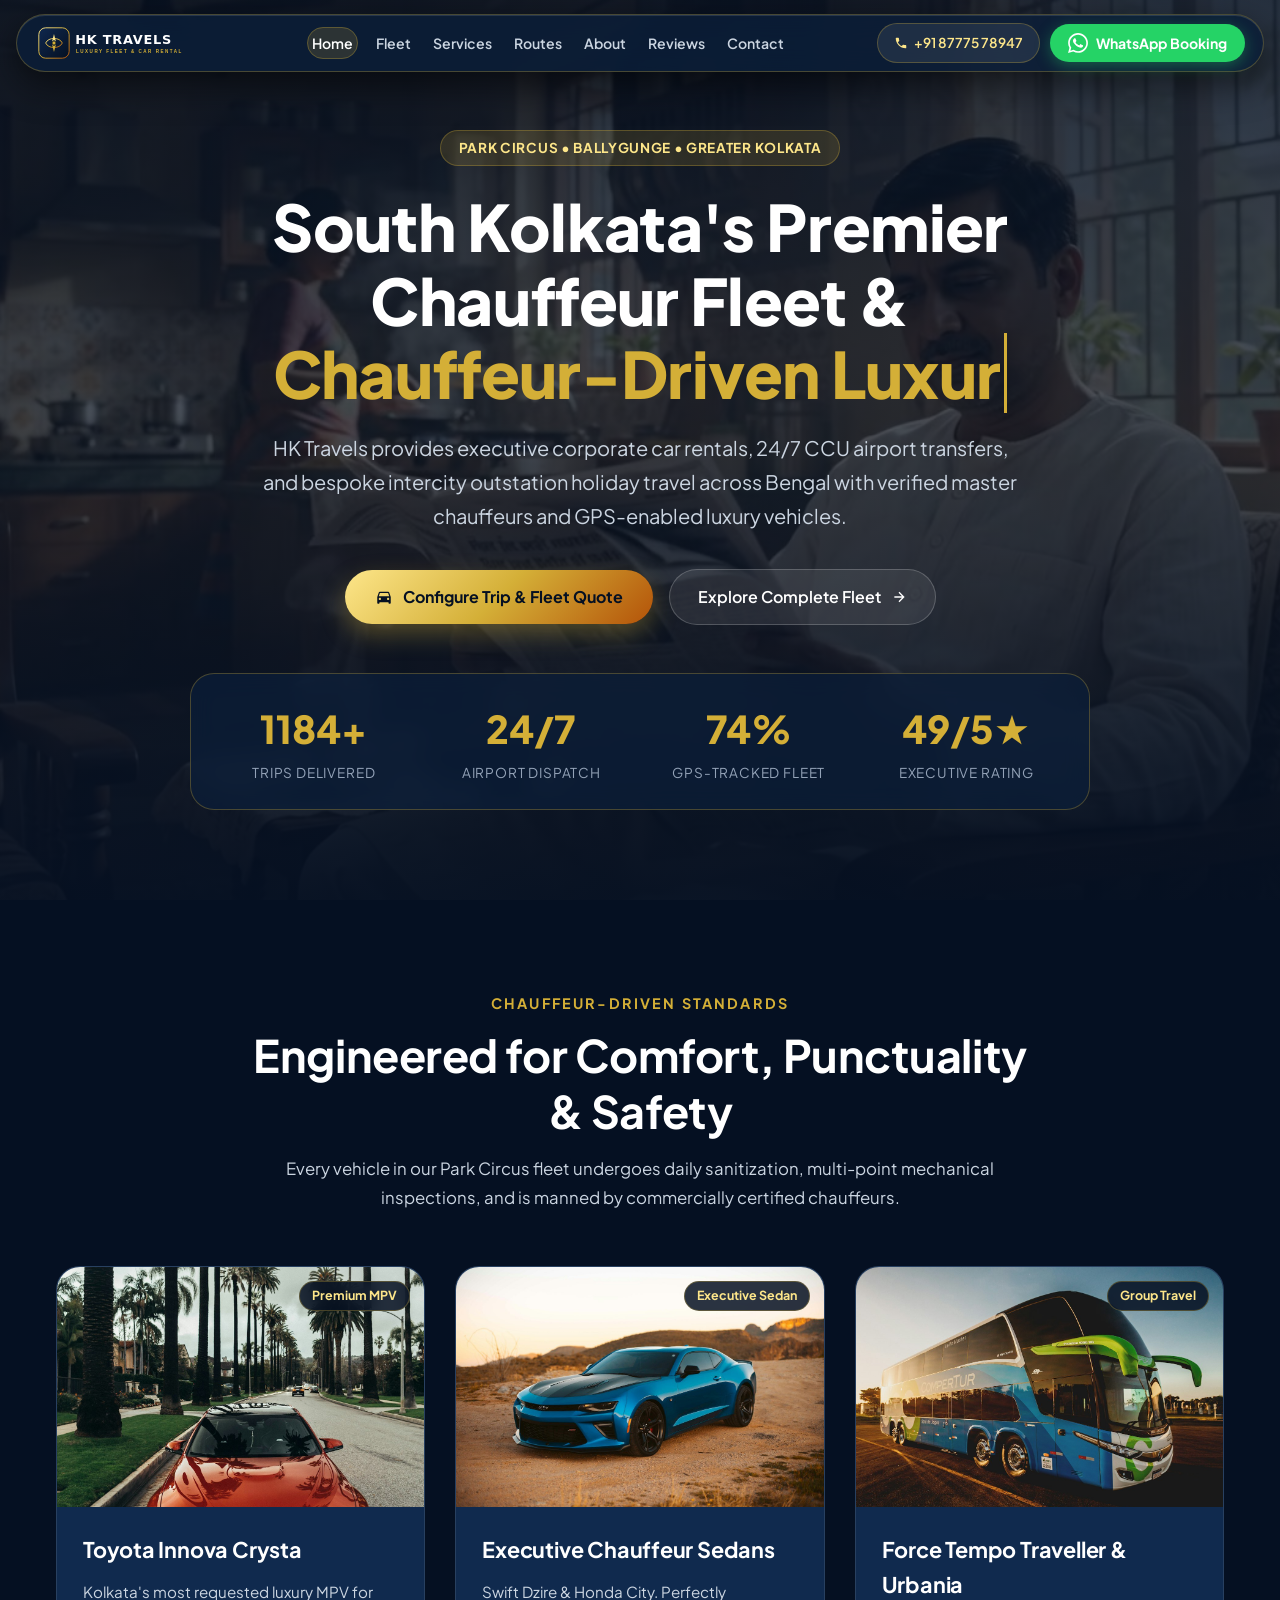
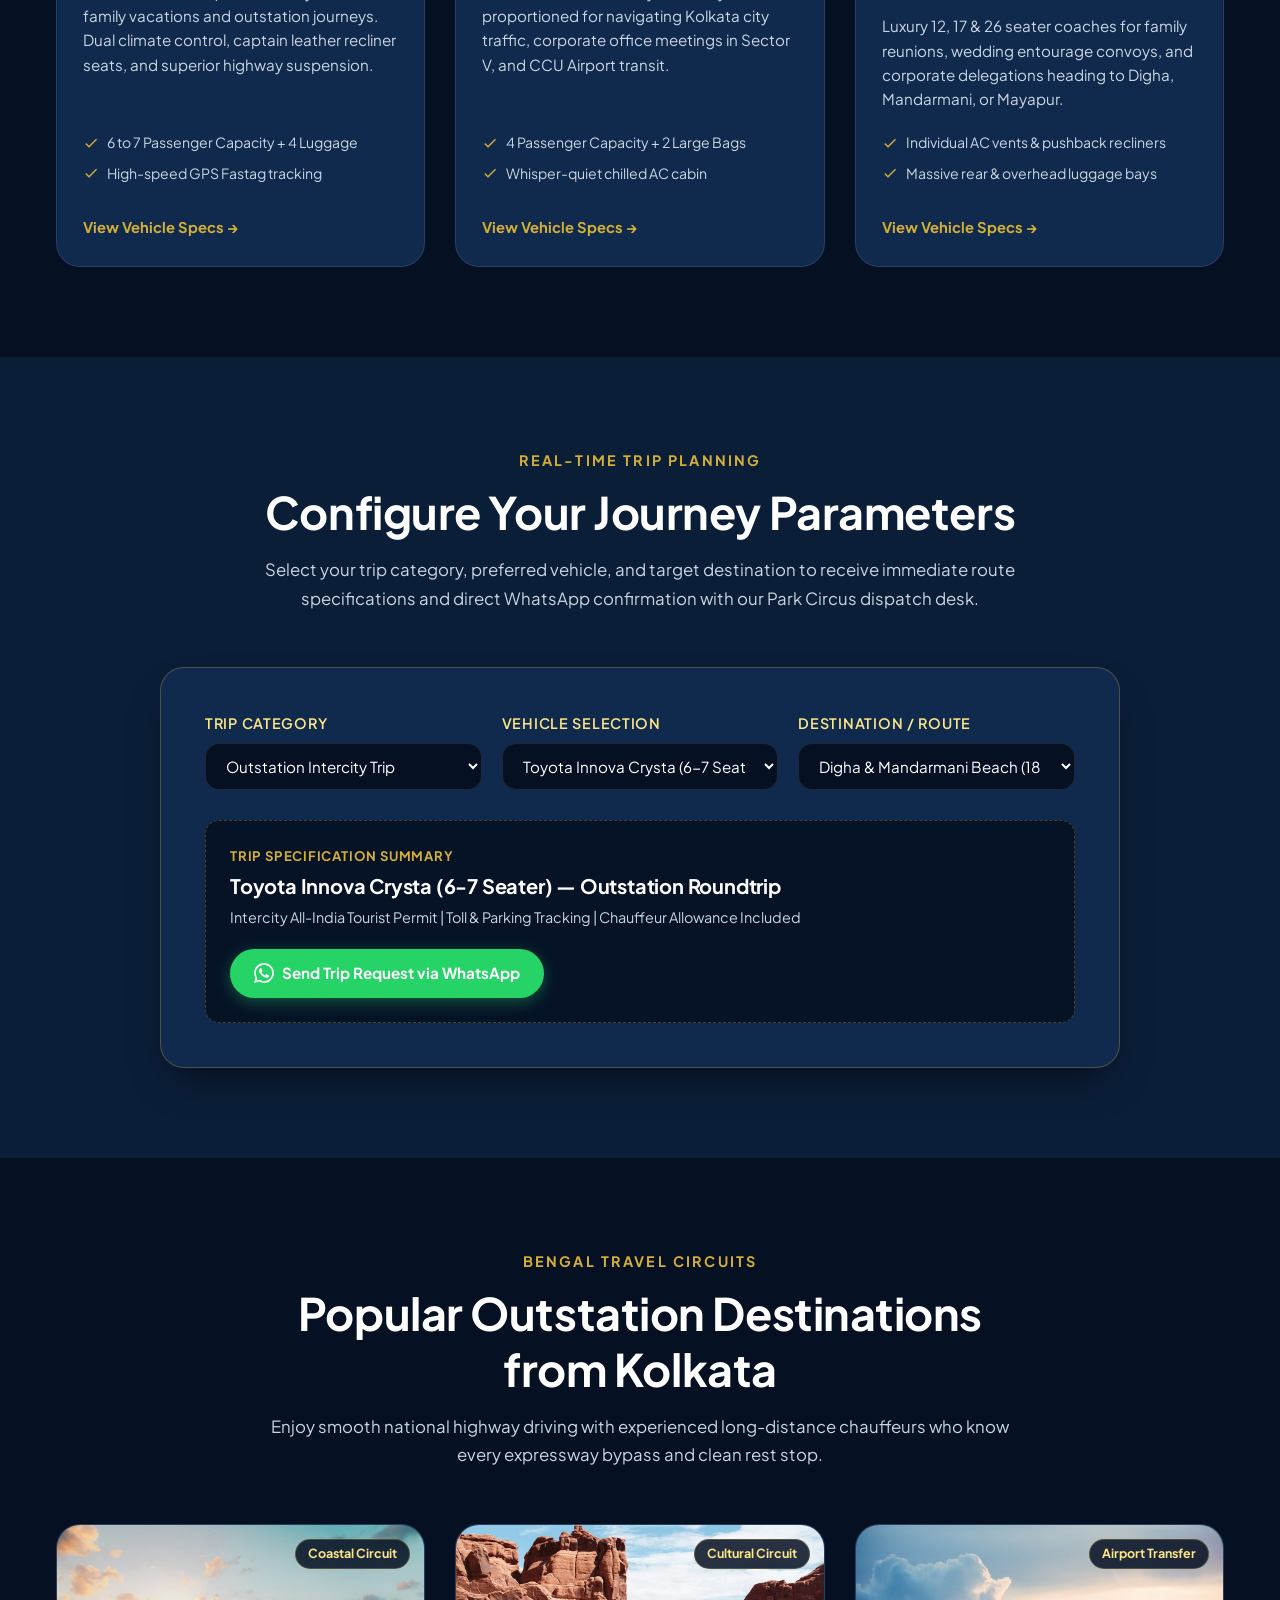
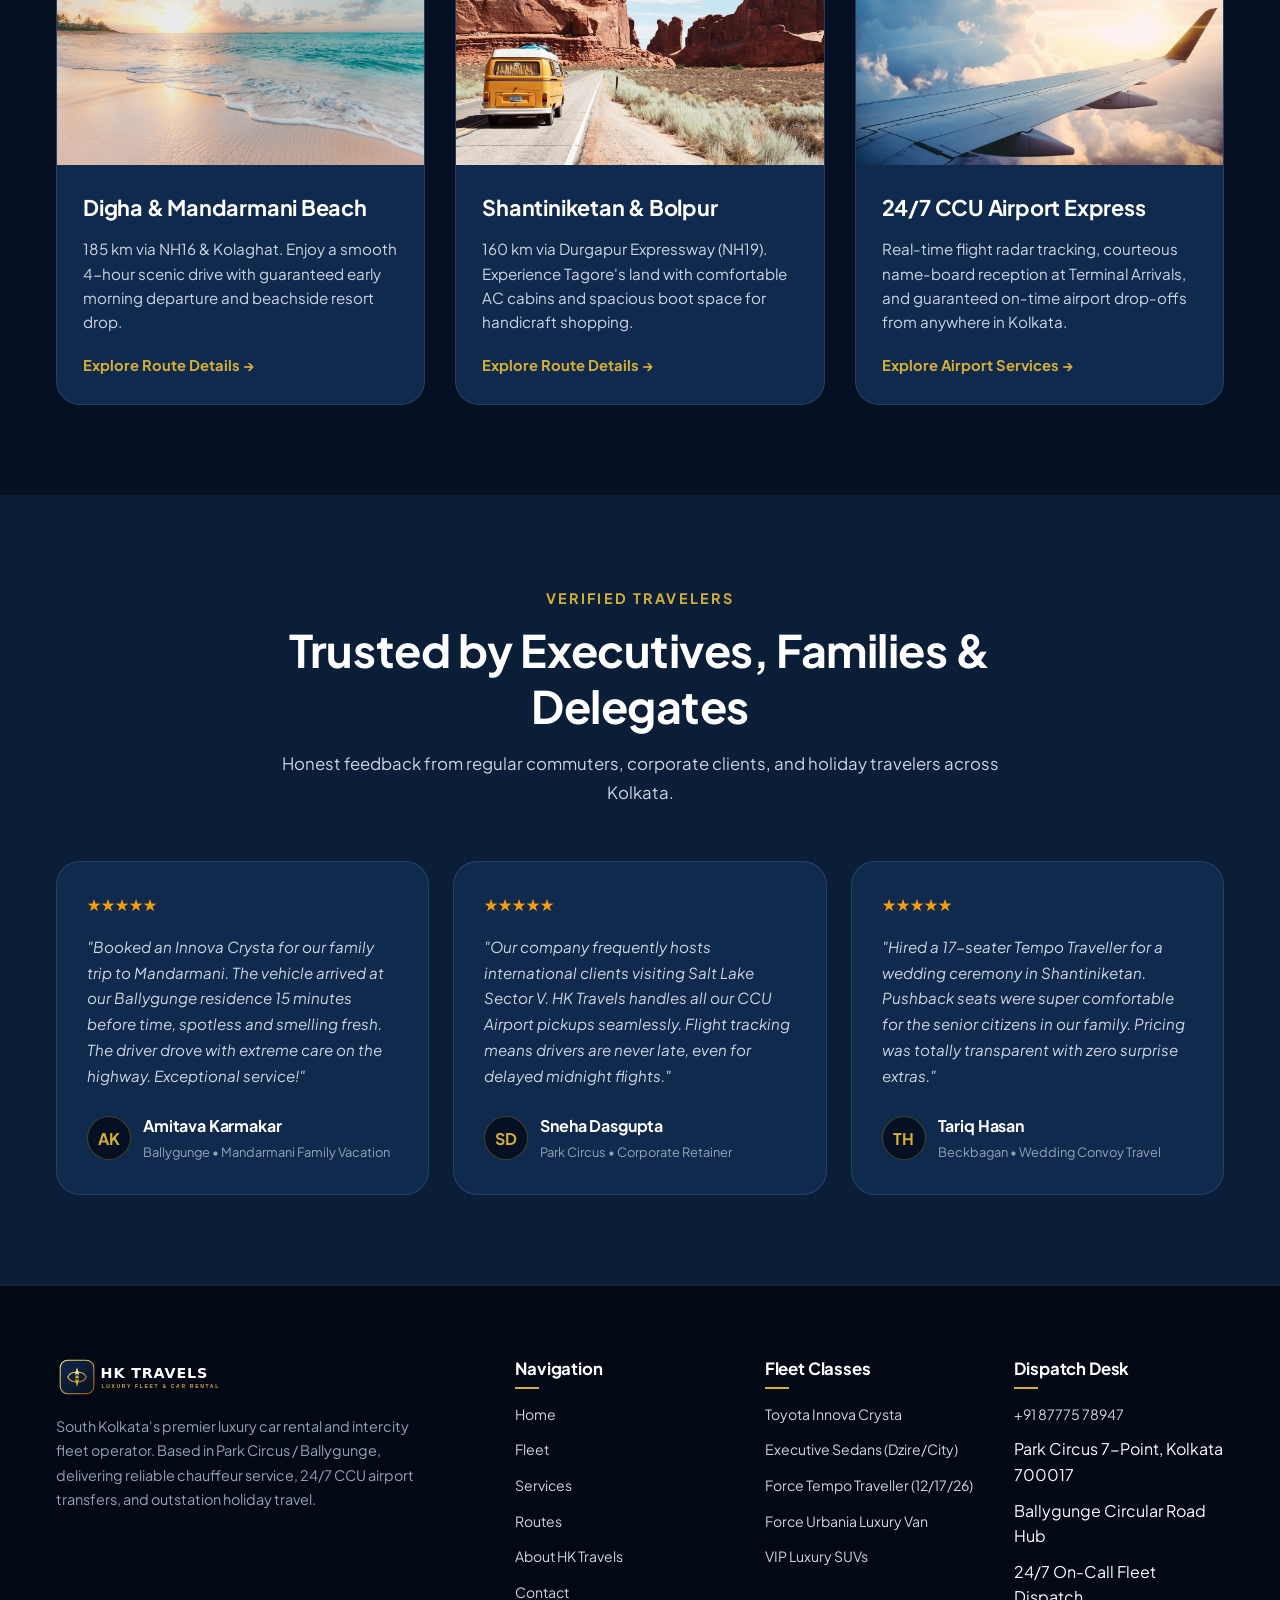
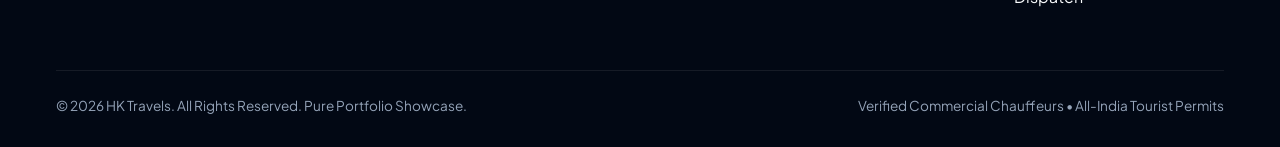
<file: index.html>
<!DOCTYPE html>
<html lang="en">
<head>
  <meta charset="UTF-8">
  <meta name="viewport" content="width=device-width, initial-scale=1.0">
  <title>HK Travels | Luxury Car Rental &amp; Intercity Chauffeur Fleet Park Circus, Kolkata</title>
  <meta name="description" content="Premier chauffeur-driven car rental and outstation travel fleet in Park Circus / Ballygunge, Kolkata. Airport transfers, Toyota Innova Crysta, luxury sedans, and Tempo Travellers.">
  <link rel="icon" type="image/svg+xml" href="assets/images/favicon.svg">
  <link rel="icon" type="image/png" sizes="32x32" href="assets/images/favicon-32x32.png">
  <link rel="apple-touch-icon" href="assets/images/apple-touch-icon.png">
  <link rel="preconnect" href="https://fonts.googleapis.com">
  <link rel="preconnect" href="https://fonts.gstatic.com" crossorigin>
  <link href="https://fonts.googleapis.com/css2?family=Plus+Jakarta+Sans:wght@500;600;700;800&family=Inter:wght@400;500;600;700&display=swap" rel="stylesheet">
  <link rel="stylesheet" href="style.css">
</head>
<body>

  <!-- TheDivine Floating Pill Navbar -->
  <header class="nav-header-wrapper">
    <nav class="the-divine-nav" aria-label="Main Navigation">
      <a href="index.html" class="nav-brand">
        <img src="assets/images/logo.svg" alt="HK Travels Logo">
      </a>
      <ul class="nav-links">
        <li><a href="index.html" class="nav-link active">Home</a></li>
        <li><a href="fleet.html" class="nav-link">Fleet</a></li>
        <li><a href="services.html" class="nav-link">Services</a></li>
        <li><a href="routes.html" class="nav-link">Routes</a></li>
        <li><a href="about.html" class="nav-link">About</a></li>
        <li><a href="reviews.html" class="nav-link">Reviews</a></li>
        <li><a href="contact.html" class="nav-link">Contact</a></li>
      </ul>
      <div class="nav-actions">
        <a href="tel:+918777578947" class="btn-nav-call" title="Call HK Travels 24/7">
          <svg width="14" height="14" viewBox="0 0 24 24" fill="currentColor"><path d="M20 15.5c-1.2 0-2.4-.2-3.6-.6-.3-.1-.7 0-1 .2l-2.2 2.2c-2.8-1.4-5.1-3.8-6.6-6.6l2.2-2.2c.3-.3.4-.7.2-1-.4-1.1-.6-2.3-.6-3.5 0-.6-.4-1-1-1H4c-.6 0-1 .4-1 1 0 9.4 7.6 17 17 17 .6 0 1-.4 1-1v-3.5c0-.6-.4-1-1-1z"/></svg>
          +91 87775 78947
        </a>
        <a href="https://wa.me/918777578947?text=Hello%20HK%20Travels!%20I%20would%20like%20to%20inquire%20about%20booking%20a%20chauffeur-driven%20cab." target="_blank" rel="noopener noreferrer" class="btn-nav-wa" title="WhatsApp Booking">
          <svg class="wa-icon-white" viewBox="0 0 24 24"><path d="M.057 24l1.687-6.163c-1.041-1.804-1.588-3.849-1.587-5.946.003-6.556 5.338-11.891 11.893-11.891 3.181.001 6.167 1.24 8.413 3.488 2.245 2.248 3.481 5.236 3.48 8.414-.003 6.557-5.338 11.892-11.893 11.892-1.99-.001-3.951-.5-5.688-1.448l-6.305 1.654zm6.597-3.807c1.676.995 3.276 1.591 5.392 1.592 5.448 0 9.886-4.434 9.889-9.885.002-5.462-4.415-9.89-9.881-9.892-5.452 0-9.887 4.434-9.889 9.884-.001 2.225.651 3.891 1.746 5.634l-.999 3.648 3.742-.981zm11.387-5.464c-.074-.124-.272-.198-.57-.347-.297-.149-1.758-.868-2.031-.967-.272-.099-.47-.149-.669.149-.198.297-.768.967-.941 1.165-.173.198-.347.223-.644.074-.297-.149-1.255-.462-2.39-1.475-.883-.788-1.48-1.761-1.653-2.059-.173-.297-.018-.458.13-.606.134-.133.297-.347.446-.521.151-.172.2-.296.3-.495.099-.198.05-.372-.025-.521-.075-.148-.669-1.611-.916-2.206-.242-.579-.487-.501-.669-.51l-.57-.01c-.198 0-.52.074-.792.372s-1.04 1.016-1.04 2.479 1.065 2.876 1.213 3.074c.149.198 2.095 3.2 5.076 4.487.709.306 1.263.489 1.694.626.712.226 1.36.194 1.872.118.571-.085 1.758-.719 2.006-1.413.248-.695.248-1.29.173-1.414z"/></svg>
          WhatsApp Booking
        </a>
        <button class="mobile-nav-toggle" aria-label="Toggle navigation">
          <svg width="24" height="24" viewBox="0 0 24 24" stroke="currentColor" stroke-width="2" fill="none"><path d="M4 6h16M4 12h16M4 18h16"/></svg>
        </button>
      </div>
    </nav>
  </header>

  <!-- Mobile Drawer -->
  <div class="mobile-nav-drawer">
    <a href="index.html" class="nav-link active">Home</a>
    <a href="fleet.html" class="nav-link">Fleet</a>
    <a href="services.html" class="nav-link">Services</a>
    <a href="routes.html" class="nav-link">Routes</a>
    <a href="about.html" class="nav-link">About</a>
    <a href="reviews.html" class="nav-link">Reviews</a>
    <a href="contact.html" class="nav-link">Contact</a>
  </div>

  <!-- Hero Section with 16:9 Video -->
  <section class="hero-section">
    <div class="hero-video-wrapper">
      <video class="hero-video" autoplay loop muted playsinline poster="assets/images/hero-poster.jpg">
        <source src="assets/videos/hero.mp4" type="video/mp4">
        Your browser does not support HTML5 video.
      </video>
      <div class="hero-overlay"></div>
    </div>
    <div class="hero-content">
      <div class="hero-badge">Park Circus • Ballygunge • Greater Kolkata</div>
      <h1 class="hero-title">
        South Kolkata's Premier Chauffeur Fleet &amp;<br>
        <span class="typewriter-text">Chauffeur-Driven Luxury Sedans</span>
      </h1>
      <p class="hero-subtitle">
        HK Travels provides executive corporate car rentals, 24/7 CCU airport transfers, and bespoke intercity outstation holiday travel across Bengal with verified master chauffeurs and GPS-enabled luxury vehicles.
      </p>
      <div class="hero-ctas">
        <a href="#booking-estimator" class="btn-primary">
          <svg width="18" height="18" viewBox="0 0 24 24" fill="currentColor"><path d="M18.92 6.01C18.72 5.42 18.16 5 17.5 5h-11c-.66 0-1.21.42-1.42 1.01L3 12v8c0 .55.45 1 1 1h1c.55 0 1-.45 1-1v-1h12v1c0 .55.45 1 1 1h1c.55 0 1-.45 1-1v-8l-2.08-5.99zM6.5 16c-.83 0-1.5-.67-1.5-1.5S5.67 13 6.5 13s1.5.67 1.5 1.5S7.33 16 6.5 16zm11 0c-.83 0-1.5-.67-1.5-1.5s.67-1.5 1.5-1.5 1.5.67 1.5 1.5-.67 1.5-1.5 1.5zM5 11l1.5-4.5h11L19 11H5z"/></svg>
          Configure Trip &amp; Fleet Quote
        </a>
        <a href="fleet.html" class="btn-secondary">
          Explore Complete Fleet
          <svg width="16" height="16" viewBox="0 0 24 24" fill="none" stroke="currentColor" stroke-width="2"><path d="M5 12h14M12 5l7 7-7 7"/></svg>
        </a>
      </div>

      <!-- Live Telemetry Strip -->
      <div class="hero-telemetry">
        <div class="telemetry-item">
          <span class="telemetry-val" data-target="1200" data-suffix="+">1,200+</span>
          <span class="telemetry-label">Trips Delivered</span>
        </div>
        <div class="telemetry-item">
          <span class="telemetry-val" data-target="24" data-suffix="/7">24/7</span>
          <span class="telemetry-label">Airport Dispatch</span>
        </div>
        <div class="telemetry-item">
          <span class="telemetry-val" data-target="100" data-suffix="%">100%</span>
          <span class="telemetry-label">GPS-Tracked Fleet</span>
        </div>
        <div class="telemetry-item">
          <span class="telemetry-val" data-target="49" data-suffix="/5★">4.9/5★</span>
          <span class="telemetry-label">Executive Rating</span>
        </div>
      </div>
    </div>
  </section>

  <!-- Featured Fleet Section -->
  <section class="section">
    <div class="container">
      <div class="section-header">
        <span class="section-subtitle">Chauffeur-Driven Standards</span>
        <h2 class="section-title">Engineered for Comfort, Punctuality &amp; Safety</h2>
        <p class="section-desc">
          Every vehicle in our Park Circus fleet undergoes daily sanitization, multi-point mechanical inspections, and is manned by commercially certified chauffeurs.
        </p>
      </div>

      <div class="fleet-grid">
        <div class="card-luxury">
          <div class="card-img-wrap">
            <img src="assets/images/fleet-innova-crysta.jpg" alt="Toyota Innova Crysta MPV" loading="lazy">
            <span class="card-badge">Premium MPV</span>
          </div>
          <div class="card-body">
            <h3 class="card-title">Toyota Innova Crysta</h3>
            <p class="card-desc">
              Kolkata's most requested luxury MPV for family vacations and outstation journeys. Dual climate control, captain leather recliner seats, and superior highway suspension.
            </p>
            <ul class="card-features">
              <li><svg viewBox="0 0 24 24"><path d="M9 16.17L4.83 12l-1.42 1.41L9 19 21 7l-1.41-1.41z"/></svg> 6 to 7 Passenger Capacity + 4 Luggage</li>
              <li><svg viewBox="0 0 24 24"><path d="M9 16.17L4.83 12l-1.42 1.41L9 19 21 7l-1.41-1.41z"/></svg> High-speed GPS Fastag tracking</li>
            </ul>
            <a href="fleet.html" class="card-cta">View Vehicle Specs &rarr;</a>
          </div>
        </div>

        <div class="card-luxury">
          <div class="card-img-wrap">
            <img src="assets/images/fleet-luxury-sedan.jpg" alt="Executive Sedans" loading="lazy">
            <span class="card-badge">Executive Sedan</span>
          </div>
          <div class="card-body">
            <h3 class="card-title">Executive Chauffeur Sedans</h3>
            <p class="card-desc">
              Swift Dzire &amp; Honda City. Perfectly proportioned for navigating Kolkata city traffic, corporate office meetings in Sector V, and CCU Airport transit.
            </p>
            <ul class="card-features">
              <li><svg viewBox="0 0 24 24"><path d="M9 16.17L4.83 12l-1.42 1.41L9 19 21 7l-1.41-1.41z"/></svg> 4 Passenger Capacity + 2 Large Bags</li>
              <li><svg viewBox="0 0 24 24"><path d="M9 16.17L4.83 12l-1.42 1.41L9 19 21 7l-1.41-1.41z"/></svg> Whisper-quiet chilled AC cabin</li>
            </ul>
            <a href="fleet.html" class="card-cta">View Vehicle Specs &rarr;</a>
          </div>
        </div>

        <div class="card-luxury">
          <div class="card-img-wrap">
            <img src="assets/images/fleet-tempo-traveller.jpg" alt="Force Tempo Traveller" loading="lazy">
            <span class="card-badge">Group Travel</span>
          </div>
          <div class="card-body">
            <h3 class="card-title">Force Tempo Traveller &amp; Urbania</h3>
            <p class="card-desc">
              Luxury 12, 17 &amp; 26 seater coaches for family reunions, wedding entourage convoys, and corporate delegations heading to Digha, Mandarmani, or Mayapur.
            </p>
            <ul class="card-features">
              <li><svg viewBox="0 0 24 24"><path d="M9 16.17L4.83 12l-1.42 1.41L9 19 21 7l-1.41-1.41z"/></svg> Individual AC vents &amp; pushback recliners</li>
              <li><svg viewBox="0 0 24 24"><path d="M9 16.17L4.83 12l-1.42 1.41L9 19 21 7l-1.41-1.41z"/></svg> Massive rear &amp; overhead luggage bays</li>
            </ul>
            <a href="fleet.html" class="card-cta">View Vehicle Specs &rarr;</a>
          </div>
        </div>
      </div>
    </div>
  </section>

  <!-- Interactive Trip & Fleet Intake Widget -->
  <section id="booking-estimator" class="section section-alt">
    <div class="container">
      <div class="section-header">
        <span class="section-subtitle">Real-Time Trip Planning</span>
        <h2 class="section-title">Configure Your Journey Parameters</h2>
        <p class="section-desc">
          Select your trip category, preferred vehicle, and target destination to receive immediate route specifications and direct WhatsApp confirmation with our Park Circus dispatch desk.
        </p>
      </div>

      <div class="estimator-widget">
        <div class="estimator-grid">
          <div class="form-group">
            <label for="tripType">Trip Category</label>
            <select id="tripType" class="form-select">
              <option value="CCU Airport Transfer">CCU Airport Pickup / Drop (24/7)</option>
              <option value="Outstation Roundtrip" selected>Outstation Intercity Trip</option>
              <option value="Local City Rental (8 Hr / 80 Km)">Local City Rental (8 Hr / 80 Km)</option>
              <option value="Wedding / Corporate Retainer">Wedding Convoy / Corporate Fleet</option>
            </select>
          </div>

          <div class="form-group">
            <label for="vehicleClass">Vehicle Selection</label>
            <select id="vehicleClass" class="form-select">
              <option value="Toyota Innova Crysta (6-7 Seater)" selected>Toyota Innova Crysta (6-7 Seater)</option>
              <option value="Executive Sedan (Swift Dzire / City)">Executive Sedan (Swift Dzire / City)</option>
              <option value="Force Tempo Traveller (12-17 Seater)">Force Tempo Traveller (12-17 Seater)</option>
              <option value="Luxury VIP SUV (Fortuner / Benz)">Luxury VIP SUV (Fortuner / Benz)</option>
            </select>
          </div>

          <div class="form-group">
            <label for="tripDest">Destination / Route</label>
            <select id="tripDest" class="form-select">
              <option value="Digha &amp; Mandarmani Beach">Digha &amp; Mandarmani Beach (185 km)</option>
              <option value="Shantiniketan Cultural Circuit">Shantiniketan &amp; Bolpur (165 km)</option>
              <option value="Mayapur ISKCON Heritage">Mayapur &amp; Nabadwip (130 km)</option>
              <option value="Sundarbans Gateway (Godkhali)">Sundarbans Gateway (100 km)</option>
              <option value="CCU Airport Flight Transit">CCU Airport &bull; Kolkata Terminal</option>
              <option value="Kolkata Local Metropolitan">Kolkata City Local Tour</option>
            </select>
          </div>
        </div>

        <div class="estimator-output">
          <div class="est-specs">
            <span class="est-badge">Trip Specification Summary</span>
            <h3 id="estTitle" class="est-title">Toyota Innova Crysta (6-7 Seater) — Outstation Roundtrip</h3>
            <p id="estTimeline" class="est-timeline">Route: Digha &amp; Mandarmani Beach | Verified Chauffeur, Sanitized Cabin &amp; Fastag GPS Tracking</p>
          </div>
          <a id="estWaBtn" href="https://wa.me/918777578947" target="_blank" rel="noopener noreferrer" class="btn-nav-wa" style="padding: 12px 24px; font-size: 0.95rem;">
            <svg class="wa-icon-white" viewBox="0 0 24 24"><path d="M.057 24l1.687-6.163c-1.041-1.804-1.588-3.849-1.587-5.946.003-6.556 5.338-11.891 11.893-11.891 3.181.001 6.167 1.24 8.413 3.488 2.245 2.248 3.481 5.236 3.48 8.414-.003 6.557-5.338 11.892-11.893 11.892-1.99-.001-3.951-.5-5.688-1.448l-6.305 1.654zm6.597-3.807c1.676.995 3.276 1.591 5.392 1.592 5.448 0 9.886-4.434 9.889-9.885.002-5.462-4.415-9.89-9.881-9.892-5.452 0-9.887 4.434-9.889 9.884-.001 2.225.651 3.891 1.746 5.634l-.999 3.648 3.742-.981zm11.387-5.464c-.074-.124-.272-.198-.57-.347-.297-.149-1.758-.868-2.031-.967-.272-.099-.47-.149-.669.149-.198.297-.768.967-.941 1.165-.173.198-.347.223-.644.074-.297-.149-1.255-.462-2.39-1.475-.883-.788-1.48-1.761-1.653-2.059-.173-.297-.018-.458.13-.606.134-.133.297-.347.446-.521.151-.172.2-.296.3-.495.099-.198.05-.372-.025-.521-.075-.148-.669-1.611-.916-2.206-.242-.579-.487-.501-.669-.51l-.57-.01c-.198 0-.52.074-.792.372s-1.04 1.016-1.04 2.479 1.065 2.876 1.213 3.074c.149.198 2.095 3.2 5.076 4.487.709.306 1.263.489 1.694.626.712.226 1.36.194 1.872.118.571-.085 1.758-.719 2.006-1.413.248-.695.248-1.29.173-1.414z"/></svg>
            Send Trip Request via WhatsApp
          </a>
        </div>
      </div>
    </div>
  </section>

  <!-- Popular Outstation Routes Strip -->
  <section class="section">
    <div class="container">
      <div class="section-header">
        <span class="section-subtitle">Bengal Travel Circuits</span>
        <h2 class="section-title">Popular Outstation Destinations from Kolkata</h2>
        <p class="section-desc">
          Enjoy smooth national highway driving with experienced long-distance chauffeurs who know every expressway bypass and clean rest stop.
        </p>
      </div>

      <div class="fleet-grid">
        <div class="card-luxury">
          <div class="card-img-wrap">
            <img src="assets/images/digha-beach-trip.jpg" alt="Digha Beach Drive" loading="lazy">
            <span class="card-badge">Coastal Circuit</span>
          </div>
          <div class="card-body">
            <h3 class="card-title">Digha &amp; Mandarmani Beach</h3>
            <p class="card-desc">
              185 km via NH16 &amp; Kolaghat. Enjoy a smooth 4-hour scenic drive with guaranteed early morning departure and beachside resort drop.
            </p>
            <a href="routes.html" class="card-cta">Explore Route Details &rarr;</a>
          </div>
        </div>

        <div class="card-luxury">
          <div class="card-img-wrap">
            <img src="assets/images/outstation-highway-drive.jpg" alt="Shantiniketan Drive" loading="lazy">
            <span class="card-badge">Cultural Circuit</span>
          </div>
          <div class="card-body">
            <h3 class="card-title">Shantiniketan &amp; Bolpur</h3>
            <p class="card-desc">
              160 km via Durgapur Expressway (NH19). Experience Tagore's land with comfortable AC cabins and spacious boot space for handicraft shopping.
            </p>
            <a href="routes.html" class="card-cta">Explore Route Details &rarr;</a>
          </div>
        </div>

        <div class="card-luxury">
          <div class="card-img-wrap">
            <img src="assets/images/airport-transfer-vip.jpg" alt="CCU Airport" loading="lazy">
            <span class="card-badge">Airport Transfer</span>
          </div>
          <div class="card-body">
            <h3 class="card-title">24/7 CCU Airport Express</h3>
            <p class="card-desc">
              Real-time flight radar tracking, courteous name-board reception at Terminal Arrivals, and guaranteed on-time airport drop-offs from anywhere in Kolkata.
            </p>
            <a href="services.html" class="card-cta">Explore Airport Services &rarr;</a>
          </div>
        </div>
      </div>
    </div>
  </section>

  <!-- Client Reviews -->
  <section class="section section-alt">
    <div class="container">
      <div class="section-header">
        <span class="section-subtitle">Verified Travelers</span>
        <h2 class="section-title">Trusted by Executives, Families &amp; Delegates</h2>
        <p class="section-desc">
          Honest feedback from regular commuters, corporate clients, and holiday travelers across Kolkata.
        </p>
      </div>

      <div class="reviews-grid">
        <div class="review-card">
          <div class="review-stars">★★★★★</div>
          <p class="review-text">
            "Booked an Innova Crysta for our family trip to Mandarmani. The vehicle arrived at our Ballygunge residence 15 minutes before time, spotless and smelling fresh. The driver drove with extreme care on the highway. Exceptional service!"
          </p>
          <div class="review-author">
            <div class="author-avatar">AK</div>
            <div class="author-meta">
              <h4>Amitava Karmakar</h4>
              <span>Ballygunge • Mandarmani Family Vacation</span>
            </div>
          </div>
        </div>

        <div class="review-card">
          <div class="review-stars">★★★★★</div>
          <p class="review-text">
            "Our company frequently hosts international clients visiting Salt Lake Sector V. HK Travels handles all our CCU Airport pickups seamlessly. Flight tracking means drivers are never late, even for delayed midnight flights."
          </p>
          <div class="review-author">
            <div class="author-avatar">SD</div>
            <div class="author-meta">
              <h4>Sneha Dasgupta</h4>
              <span>Park Circus • Corporate Retainer</span>
            </div>
          </div>
        </div>

        <div class="review-card">
          <div class="review-stars">★★★★★</div>
          <p class="review-text">
            "Hired a 17-seater Tempo Traveller for a wedding ceremony in Shantiniketan. Pushback seats were super comfortable for the senior citizens in our family. Pricing was totally transparent with zero surprise extras."
          </p>
          <div class="review-author">
            <div class="author-avatar">TH</div>
            <div class="author-meta">
              <h4>Tariq Hasan</h4>
              <span>Beckbagan • Wedding Convoy Travel</span>
            </div>
          </div>
        </div>
      </div>
    </div>
  </section>

  <!-- Footer -->
  <footer class="site-footer">
    <div class="container">
      <div class="footer-grid">
        <div class="footer-brand">
          <img src="assets/images/logo.svg" alt="HK Travels" style="height: 42px;">
          <p>
            South Kolkata's premier luxury car rental and intercity fleet operator. Based in Park Circus / Ballygunge, delivering reliable chauffeur service, 24/7 CCU airport transfers, and outstation holiday travel.
          </p>
        </div>
        <div class="footer-col">
          <h4>Navigation</h4>
          <ul>
            <li><a href="index.html">Home</a></li>
            <li><a href="fleet.html">Fleet</a></li>
            <li><a href="services.html">Services</a></li>
            <li><a href="routes.html">Routes</a></li>
            <li><a href="about.html">About HK Travels</a></li>
            <li><a href="contact.html">Contact</a></li>
          </ul>
        </div>
        <div class="footer-col">
          <h4>Fleet Classes</h4>
          <ul>
            <li><a href="fleet.html">Toyota Innova Crysta</a></li>
            <li><a href="fleet.html">Executive Sedans (Dzire/City)</a></li>
            <li><a href="fleet.html">Force Tempo Traveller (12/17/26)</a></li>
            <li><a href="fleet.html">Force Urbania Luxury Van</a></li>
            <li><a href="fleet.html">VIP Luxury SUVs</a></li>
          </ul>
        </div>
        <div class="footer-col">
          <h4>Dispatch Desk</h4>
          <ul>
            <li><a href="tel:+918777578947">+91 87775 78947</a></li>
            <li>Park Circus 7-Point, Kolkata 700017</li>
            <li>Ballygunge Circular Road Hub</li>
            <li>24/7 On-Call Fleet Dispatch</li>
          </ul>
        </div>
      </div>

      <div class="footer-bottom">
        <p>&copy; 2026 HK Travels. All Rights Reserved. Pure Portfolio Showcase.</p>
        <p>Verified Commercial Chauffeurs &bull; All-India Tourist Permits</p>
      </div>
    </div>
  </footer>

  <script src="main.js"></script>
</body>
</html>
</file>
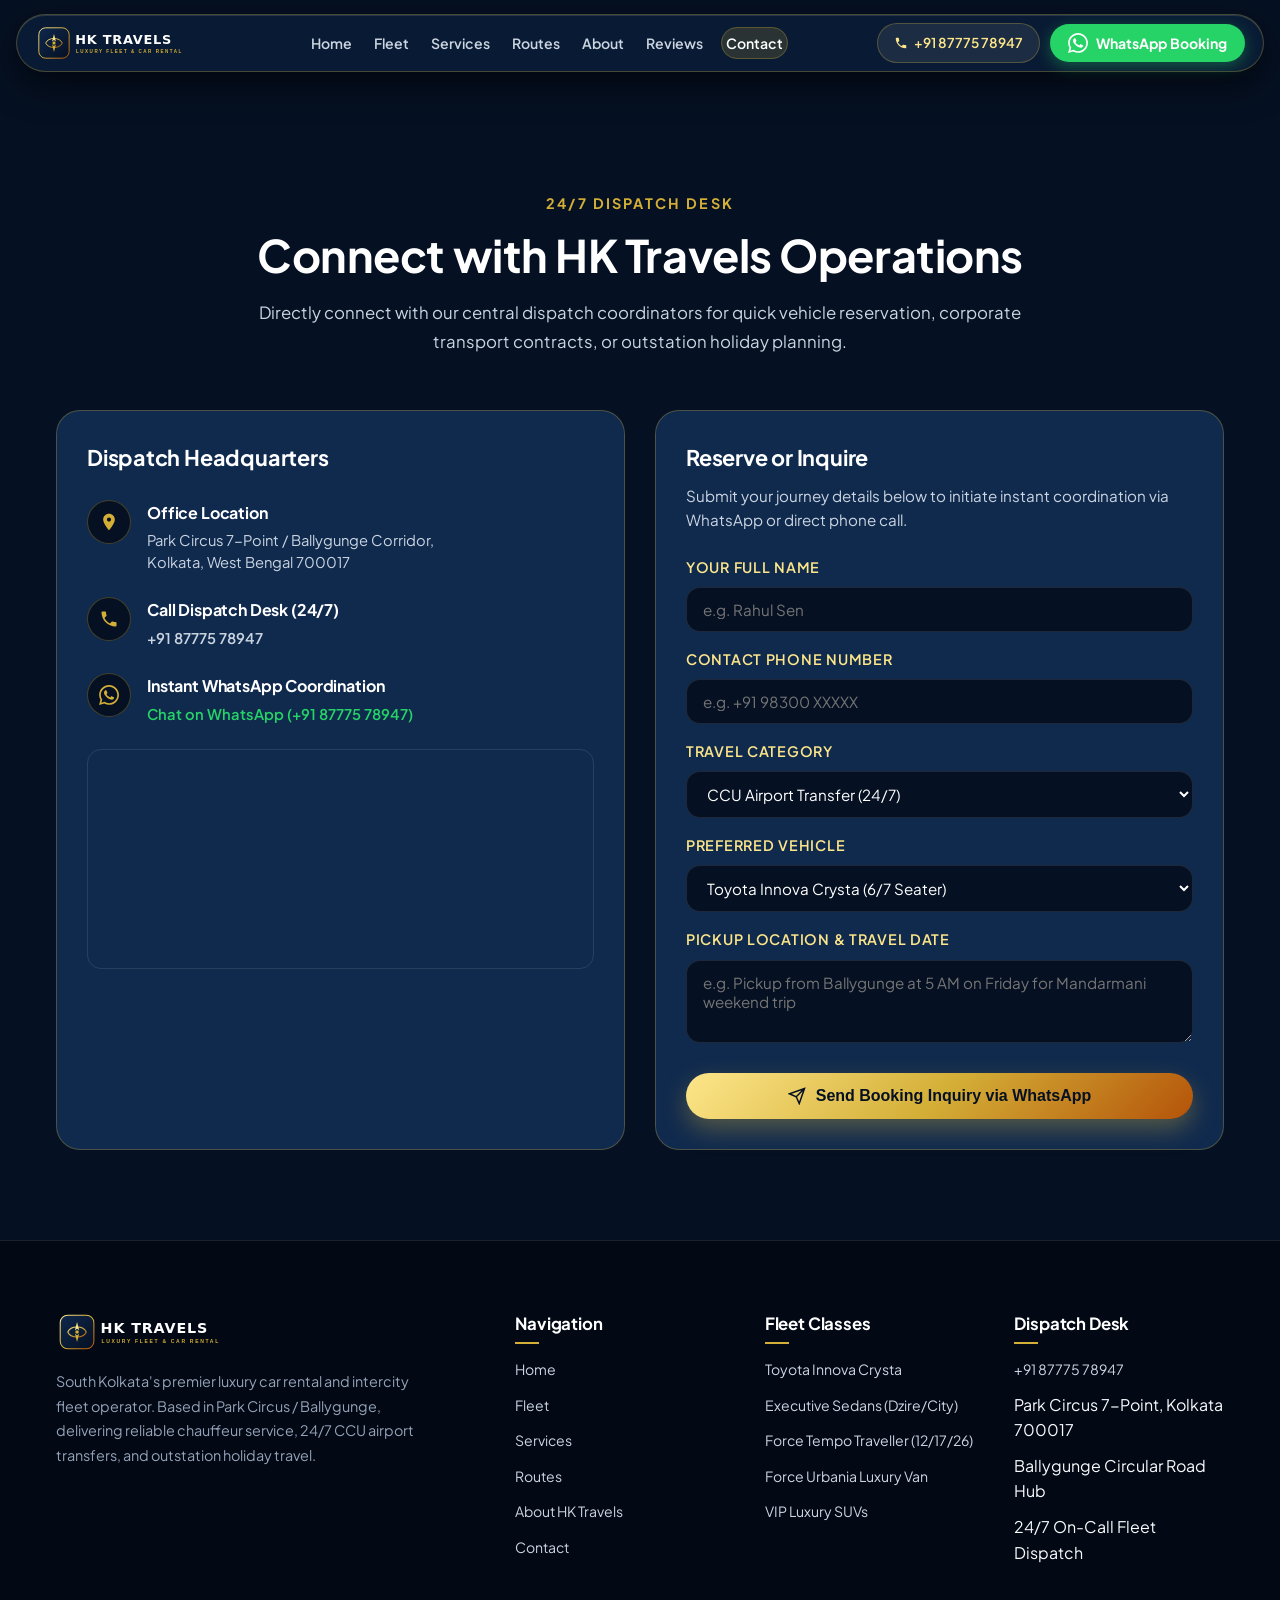
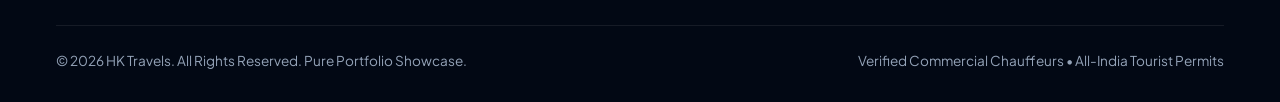
<file: contact.html>
<!DOCTYPE html>
<html lang="en">
<head>
  <meta charset="UTF-8">
  <meta name="viewport" content="width=device-width, initial-scale=1.0">
  <title>Book Chauffeur Fleet &amp; Contact | HK Travels Park Circus Kolkata</title>
  <meta name="description" content="Contact HK Travels for 24/7 chauffeur bookings in Kolkata, CCU Airport transfers, outstation car rentals, and corporate transport. Call +91 87775 78947 or WhatsApp directly.">
  <link rel="icon" type="image/svg+xml" href="assets/images/favicon.svg">
  <link rel="icon" type="image/png" sizes="32x32" href="assets/images/favicon-32x32.png">
  <link rel="apple-touch-icon" href="assets/images/apple-touch-icon.png">
  <link rel="preconnect" href="https://fonts.googleapis.com">
  <link rel="preconnect" href="https://fonts.gstatic.com" crossorigin>
  <link href="https://fonts.googleapis.com/css2?family=Plus+Jakarta+Sans:wght@500;600;700;800&family=Inter:wght@400;500;600;700&display=swap" rel="stylesheet">
  <link rel="stylesheet" href="style.css">
</head>
<body>

  <!-- TheDivine Floating Pill Navbar -->
  <header class="nav-header-wrapper">
    <nav class="the-divine-nav" aria-label="Main Navigation">
      <a href="index.html" class="nav-brand">
        <img src="assets/images/logo.svg" alt="HK Travels Logo">
      </a>
      <ul class="nav-links">
        <li><a href="index.html" class="nav-link">Home</a></li>
        <li><a href="fleet.html" class="nav-link">Fleet</a></li>
        <li><a href="services.html" class="nav-link">Services</a></li>
        <li><a href="routes.html" class="nav-link">Routes</a></li>
        <li><a href="about.html" class="nav-link">About</a></li>
        <li><a href="reviews.html" class="nav-link">Reviews</a></li>
        <li><a href="contact.html" class="nav-link active">Contact</a></li>
      </ul>
      <div class="nav-actions">
        <a href="tel:+918777578947" class="btn-nav-call" title="Call HK Travels 24/7">
          <svg width="14" height="14" viewBox="0 0 24 24" fill="currentColor"><path d="M20 15.5c-1.2 0-2.4-.2-3.6-.6-.3-.1-.7 0-1 .2l-2.2 2.2c-2.8-1.4-5.1-3.8-6.6-6.6l2.2-2.2c.3-.3.4-.7.2-1-.4-1.1-.6-2.3-.6-3.5 0-.6-.4-1-1-1H4c-.6 0-1 .4-1 1 0 9.4 7.6 17 17 17 .6 0 1-.4 1-1v-3.5c0-.6-.4-1-1-1z"/></svg>
          +91 87775 78947
        </a>
        <a href="https://wa.me/918777578947?text=Hello%20HK%20Travels!%20I%20would%20like%20to%20reserve%20a%20car." target="_blank" rel="noopener noreferrer" class="btn-nav-wa" title="WhatsApp Booking">
          <svg class="wa-icon-white" viewBox="0 0 24 24"><path d="M.057 24l1.687-6.163c-1.041-1.804-1.588-3.849-1.587-5.946.003-6.556 5.338-11.891 11.893-11.891 3.181.001 6.167 1.24 8.413 3.488 2.245 2.248 3.481 5.236 3.48 8.414-.003 6.557-5.338 11.892-11.893 11.892-1.99-.001-3.951-.5-5.688-1.448l-6.305 1.654zm6.597-3.807c1.676.995 3.276 1.591 5.392 1.592 5.448 0 9.886-4.434 9.889-9.885.002-5.462-4.415-9.89-9.881-9.892-5.452 0-9.887 4.434-9.889 9.884-.001 2.225.651 3.891 1.746 5.634l-.999 3.648 3.742-.981zm11.387-5.464c-.074-.124-.272-.198-.57-.347-.297-.149-1.758-.868-2.031-.967-.272-.099-.47-.149-.669.149-.198.297-.768.967-.941 1.165-.173.198-.347.223-.644.074-.297-.149-1.255-.462-2.39-1.475-.883-.788-1.48-1.761-1.653-2.059-.173-.297-.018-.458.13-.606.134-.133.297-.347.446-.521.151-.172.2-.296.3-.495.099-.198.05-.372-.025-.521-.075-.148-.669-1.611-.916-2.206-.242-.579-.487-.501-.669-.51l-.57-.01c-.198 0-.52.074-.792.372s-1.04 1.016-1.04 2.479 1.065 2.876 1.213 3.074c.149.198 2.095 3.2 5.076 4.487.709.306 1.263.489 1.694.626.712.226 1.36.194 1.872.118.571-.085 1.758-.719 2.006-1.413.248-.695.248-1.29.173-1.414z"/></svg>
          WhatsApp Booking
        </a>
        <button class="mobile-nav-toggle" aria-label="Toggle navigation">
          <svg width="24" height="24" viewBox="0 0 24 24" stroke="currentColor" stroke-width="2" fill="none"><path d="M4 6h16M4 12h16M4 18h16"/></svg>
        </button>
      </div>
    </nav>
  </header>

  <!-- Mobile Drawer -->
  <div class="mobile-nav-drawer">
    <a href="index.html" class="nav-link">Home</a>
    <a href="fleet.html" class="nav-link">Fleet</a>
    <a href="services.html" class="nav-link">Services</a>
    <a href="routes.html" class="nav-link">Routes</a>
    <a href="about.html" class="nav-link">About</a>
    <a href="reviews.html" class="nav-link">Reviews</a>
    <a href="contact.html" class="nav-link active">Contact</a>
  </div>

  <main style="padding-top: 100px;">
    <section class="section">
      <div class="container">
        <div class="section-header">
          <span class="section-subtitle">24/7 Dispatch Desk</span>
          <h1 class="section-title">Connect with HK Travels Operations</h1>
          <p class="section-desc">
            Directly connect with our central dispatch coordinators for quick vehicle reservation, corporate transport contracts, or outstation holiday planning.
          </p>
        </div>

        <div class="contact-grid">
          <!-- Contact Info Column -->
          <div class="contact-info-panel">
            <h3 style="font-size: 1.35rem; font-weight: 700; margin-bottom: 24px; color: #ffffff;">Dispatch Headquarters</h3>

            <div class="contact-detail-row">
              <div class="contact-icon">
                <svg width="20" height="20" viewBox="0 0 24 24" fill="currentColor"><path d="M12 2C8.13 2 5 5.13 5 9c0 5.25 7 13 7 13s7-7.75 7-13c0-3.87-3.13-7-7-7zm0 9.5c-1.38 0-2.5-1.12-2.5-2.5s1.12-2.5 2.5-2.5 2.5 1.12 2.5 2.5-1.12 2.5-2.5 2.5z"/></svg>
              </div>
              <div class="contact-detail-text">
                <h4>Office Location</h4>
                <p>Park Circus 7-Point / Ballygunge Corridor,<br>Kolkata, West Bengal 700017</p>
              </div>
            </div>

            <div class="contact-detail-row">
              <div class="contact-icon">
                <svg width="20" height="20" viewBox="0 0 24 24" fill="currentColor"><path d="M20 15.5c-1.2 0-2.4-.2-3.6-.6-.3-.1-.7 0-1 .2l-2.2 2.2c-2.8-1.4-5.1-3.8-6.6-6.6l2.2-2.2c.3-.3.4-.7.2-1-.4-1.1-.6-2.3-.6-3.5 0-.6-.4-1-1-1H4c-.6 0-1 .4-1 1 0 9.4 7.6 17 17 17 .6 0 1-.4 1-1v-3.5c0-.6-.4-1-1-1z"/></svg>
              </div>
              <div class="contact-detail-text">
                <h4>Call Dispatch Desk (24/7)</h4>
                <p><a href="tel:+918777578947" style="color: var(--gold-accent); font-weight: 600;">+91 87775 78947</a></p>
              </div>
            </div>

            <div class="contact-detail-row">
              <div class="contact-icon">
                <svg width="20" height="20" viewBox="0 0 24 24" fill="currentColor"><path d="M.057 24l1.687-6.163c-1.041-1.804-1.588-3.849-1.587-5.946.003-6.556 5.338-11.891 11.893-11.891 3.181.001 6.167 1.24 8.413 3.488 2.245 2.248 3.481 5.236 3.48 8.414-.003 6.557-5.338 11.892-11.893 11.892-1.99-.001-3.951-.5-5.688-1.448l-6.305 1.654zm6.597-3.807c1.676.995 3.276 1.591 5.392 1.592 5.448 0 9.886-4.434 9.889-9.885.002-5.462-4.415-9.89-9.881-9.892-5.452 0-9.887 4.434-9.889 9.884-.001 2.225.651 3.891 1.746 5.634l-.999 3.648 3.742-.981zm11.387-5.464c-.074-.124-.272-.198-.57-.347-.297-.149-1.758-.868-2.031-.967-.272-.099-.47-.149-.669.149-.198.297-.768.967-.941 1.165-.173.198-.347.223-.644.074-.297-.149-1.255-.462-2.39-1.475-.883-.788-1.48-1.761-1.653-2.059-.173-.297-.018-.458.13-.606.134-.133.297-.347.446-.521.151-.172.2-.296.3-.495.099-.198.05-.372-.025-.521-.075-.148-.669-1.611-.916-2.206-.242-.579-.487-.501-.669-.51l-.57-.01c-.198 0-.52.074-.792.372s-1.04 1.016-1.04 2.479 1.065 2.876 1.213 3.074c.149.198 2.095 3.2 5.076 4.487.709.306 1.263.489 1.694.626.712.226 1.36.194 1.872.118.571-.085 1.758-.719 2.006-1.413.248-.695.248-1.29.173-1.414z"/></svg>
              </div>
              <div class="contact-detail-text">
                <h4>Instant WhatsApp Coordination</h4>
                <p><a href="https://wa.me/918777578947" target="_blank" rel="noopener noreferrer" style="color: #25D366; font-weight: 600;">Chat on WhatsApp (+91 87775 78947)</a></p>
              </div>
            </div>

            <!-- Map Wrapper -->
            <div class="map-frame-wrapper">
              <iframe 
                src="https://www.google.com/maps/embed?pb=!1m18!1m12!1m3!1d14739.387998982397!2d88.36190895!3d22.54016795!2m3!1f0!2f0!3f0!3m2!1i1024!2i768!4f13.1!3m3!1m2!1s0x3a0276d4992dc7a7%3A0xc34be24f0c458514!2sPark%20Circus%2C%20Kolkata%2C%20West%20Bengal!5e0!3m2!1sen!2sin!4v1700000000000!5m2!1sen!2sin" 
                title="HK Travels Park Circus Kolkata Location" 
                loading="lazy" 
                allowfullscreen="">
              </iframe>
            </div>
          </div>

          <!-- Booking Inquiry Form -->
          <div class="contact-info-panel">
            <h3 style="font-size: 1.35rem; font-weight: 700; margin-bottom: 8px; color: #ffffff;">Reserve or Inquire</h3>
            <p style="color: var(--text-secondary); margin-bottom: 24px; font-size: 0.95rem;">
              Submit your journey details below to initiate instant coordination via WhatsApp or direct phone call.
            </p>

            <form id="contactBookingForm" onsubmit="handleContactSubmit(event)">
              <div class="form-group" style="margin-bottom: 16px;">
                <label for="cName">Your Full Name</label>
                <input type="text" id="cName" class="form-input" placeholder="e.g. Rahul Sen" required>
              </div>

              <div class="form-group" style="margin-bottom: 16px;">
                <label for="cPhone">Contact Phone Number</label>
                <input type="tel" id="cPhone" class="form-input" placeholder="e.g. +91 98300 XXXXX" required>
              </div>

              <div class="form-group" style="margin-bottom: 16px;">
                <label for="cServiceType">Travel Category</label>
                <select id="cServiceType" class="form-select">
                  <option value="Airport Pickup / Drop (CCU)">CCU Airport Transfer (24/7)</option>
                  <option value="Outstation Vacation Tour">Outstation Trip (Digha/Puri/Shantiniketan)</option>
                  <option value="Corporate Executive Transport">Corporate Daily / Monthly Fleet</option>
                  <option value="Luxury Wedding Procession">Wedding &amp; Event Fleet (Urbania / Innova)</option>
                  <option value="Local Hourly Disposal">Kolkata Full-Day City Disposal</option>
                </select>
              </div>

              <div class="form-group" style="margin-bottom: 16px;">
                <label for="cVehiclePref">Preferred Vehicle</label>
                <select id="cVehiclePref" class="form-select">
                  <option value="Toyota Innova Crysta">Toyota Innova Crysta (6/7 Seater)</option>
                  <option value="Executive Sedan (Dzire / Honda City)">Executive Sedan (Maruti Dzire / Honda City)</option>
                  <option value="Maruti Suzuki Ertiga">Maruti Suzuki Ertiga (Smart Hybrid)</option>
                  <option value="Force Tempo Traveller (12/17 Seater)">Force Tempo Traveller (12–17 Seater)</option>
                  <option value="Force Urbania Luxury Van">Force Urbania VIP Lounge (17 Seater)</option>
                </select>
              </div>

              <div class="form-group" style="margin-bottom: 24px;">
                <label for="cNotes">Pickup Location &amp; Travel Date</label>
                <textarea id="cNotes" class="form-textarea" rows="3" placeholder="e.g. Pickup from Ballygunge at 5 AM on Friday for Mandarmani weekend trip"></textarea>
              </div>

              <button type="submit" class="btn-primary" style="width: 100%; justify-content: center; padding: 14px 20px;">
                <svg width="18" height="18" viewBox="0 0 24 24" fill="none" stroke="currentColor" stroke-width="2"><path d="M22 2L11 13M22 2l-7 20-4-9-9-4 20-7z"/></svg>
                Send Booking Inquiry via WhatsApp
              </button>
            </form>
          </div>
        </div>
      </div>
    </section>
  </main>

  <!-- Footer -->
  <footer class="site-footer">
    <div class="container">
      <div class="footer-grid">
        <div class="footer-brand">
          <img src="assets/images/logo.svg" alt="HK Travels" style="height: 42px;">
          <p>
            South Kolkata's premier luxury car rental and intercity fleet operator. Based in Park Circus / Ballygunge, delivering reliable chauffeur service, 24/7 CCU airport transfers, and outstation holiday travel.
          </p>
        </div>
        <div class="footer-col">
          <h4>Navigation</h4>
          <ul>
            <li><a href="index.html">Home</a></li>
            <li><a href="fleet.html">Fleet</a></li>
            <li><a href="services.html">Services</a></li>
            <li><a href="routes.html">Routes</a></li>
            <li><a href="about.html">About HK Travels</a></li>
            <li><a href="contact.html">Contact</a></li>
          </ul>
        </div>
        <div class="footer-col">
          <h4>Fleet Classes</h4>
          <ul>
            <li><a href="fleet.html">Toyota Innova Crysta</a></li>
            <li><a href="fleet.html">Executive Sedans (Dzire/City)</a></li>
            <li><a href="fleet.html">Force Tempo Traveller (12/17/26)</a></li>
            <li><a href="fleet.html">Force Urbania Luxury Van</a></li>
            <li><a href="fleet.html">VIP Luxury SUVs</a></li>
          </ul>
        </div>
        <div class="footer-col">
          <h4>Dispatch Desk</h4>
          <ul>
            <li><a href="tel:+918777578947">+91 87775 78947</a></li>
            <li>Park Circus 7-Point, Kolkata 700017</li>
            <li>Ballygunge Circular Road Hub</li>
            <li>24/7 On-Call Fleet Dispatch</li>
          </ul>
        </div>
      </div>

      <div class="footer-bottom">
        <p>&copy; 2026 HK Travels. All Rights Reserved. Pure Portfolio Showcase.</p>
        <p>Verified Commercial Chauffeurs &bull; All-India Tourist Permits</p>
      </div>
    </div>
  </footer>

  <script src="main.js"></script>
  <script>
    function handleContactSubmit(e) {
      e.preventDefault();
      const name = document.getElementById('cName').value.trim();
      const phone = document.getElementById('cPhone').value.trim();
      const service = document.getElementById('cServiceType').value;
      const vehicle = document.getElementById('cVehiclePref').value;
      const notes = document.getElementById('cNotes').value.trim();
      
      const msg = `Hello HK Travels! I want to book/inquire:%0A- Name: ${encodeURIComponent(name)}%0A- Phone: ${encodeURIComponent(phone)}%0A- Service: ${encodeURIComponent(service)}%0A- Preferred Vehicle: ${encodeURIComponent(vehicle)}%0A- Journey Notes: ${encodeURIComponent(notes)}`;
      window.open(`https://wa.me/918777578947?text=${msg}`, '_blank');
    }
  </script>
</body>
</html>
</file>
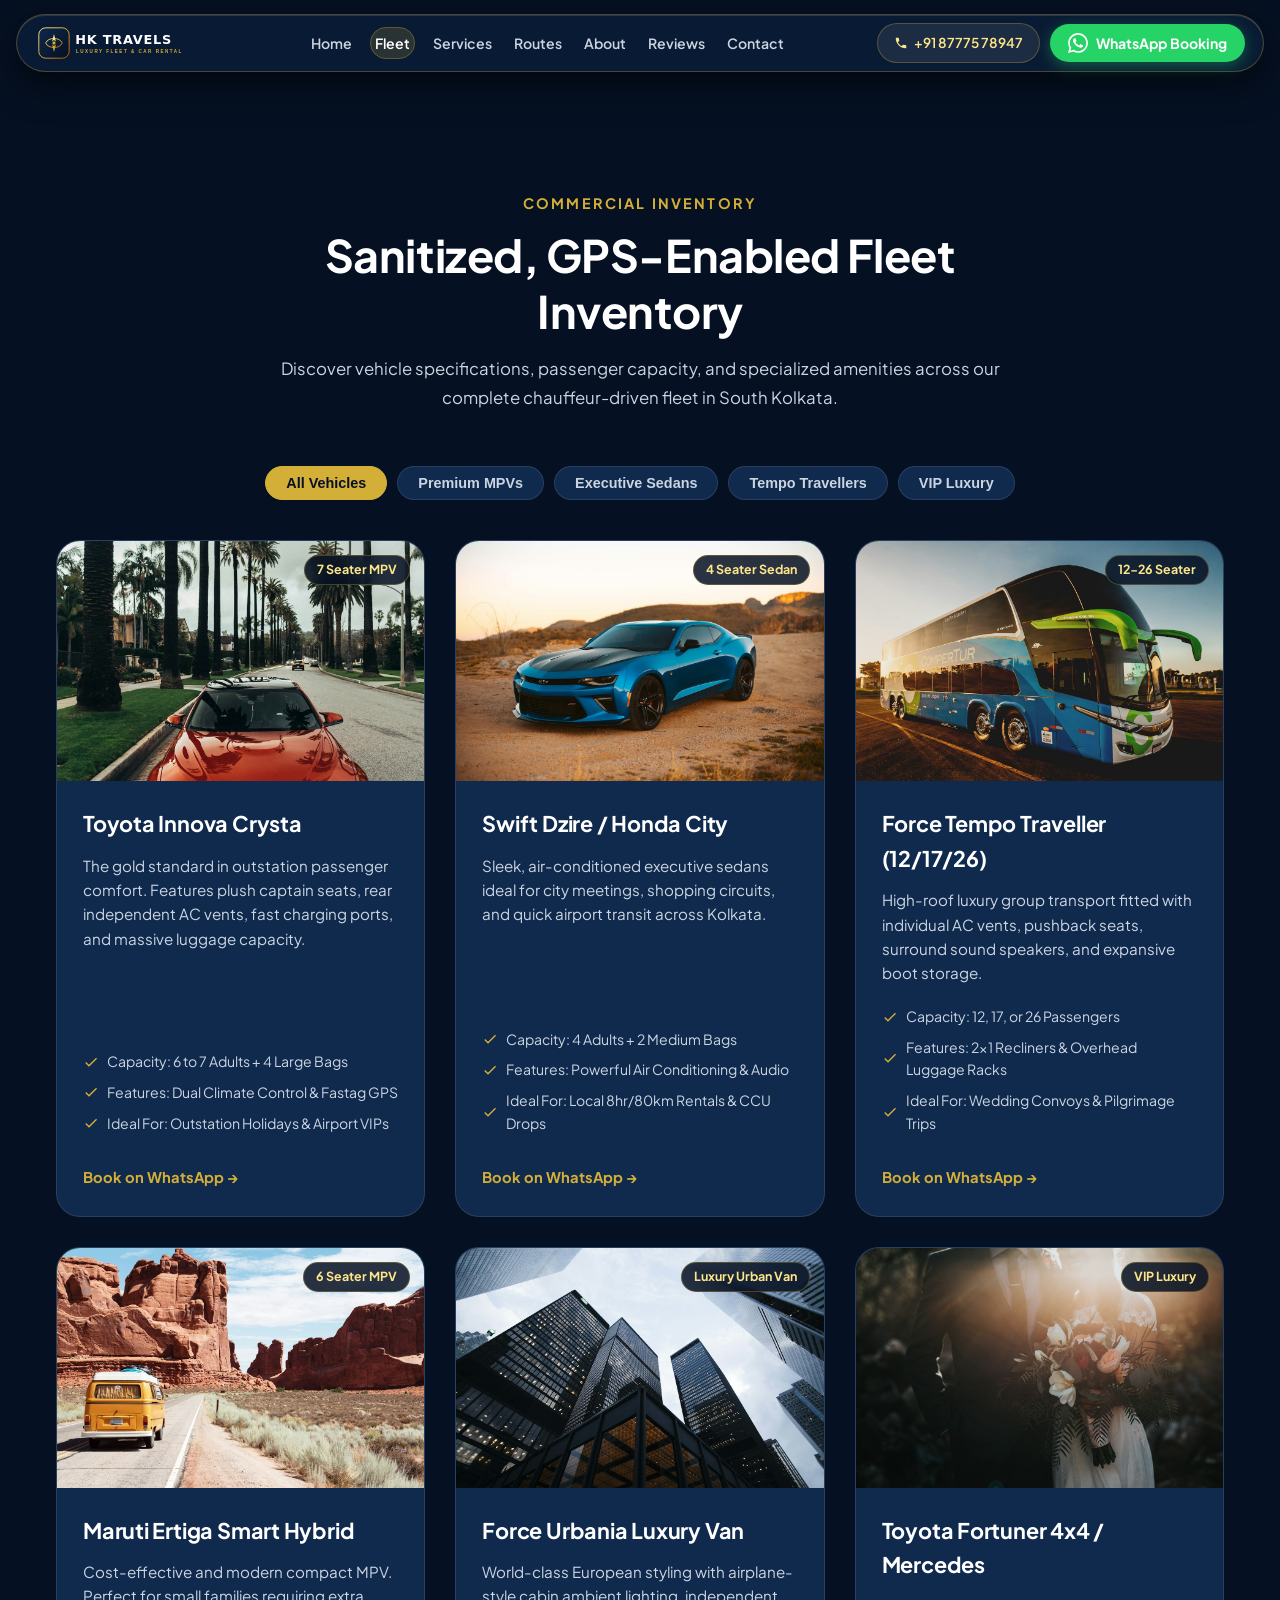
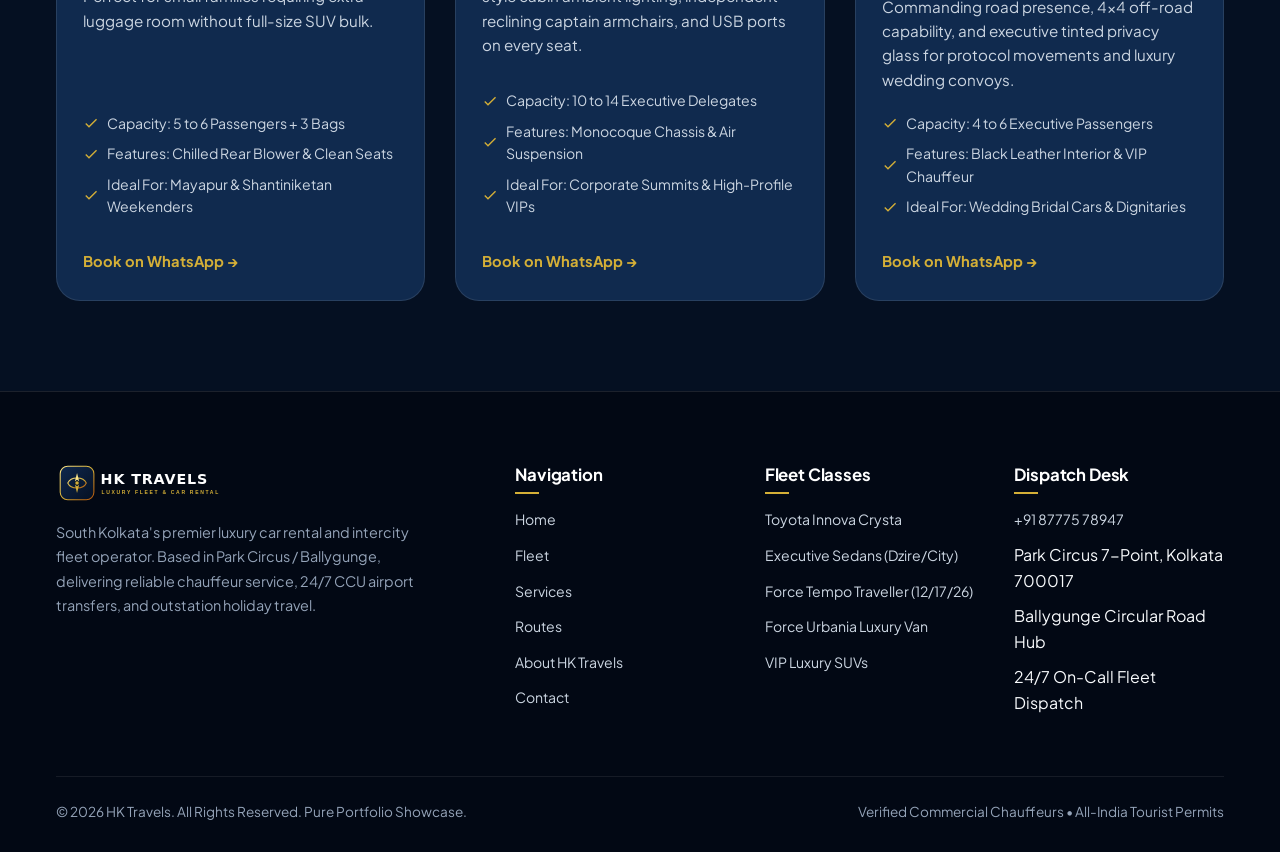
<file: fleet.html>
<!DOCTYPE html>
<html lang="en">
<head>
  <meta charset="UTF-8">
  <meta name="viewport" content="width=device-width, initial-scale=1.0">
  <title>Our Chauffeur Fleet | HK Travels Park Circus, Kolkata</title>
  <meta name="description" content="Explore HK Travels' sanitized commercial fleet in Park Circus, Kolkata: Toyota Innova Crysta, Maruti Ertiga, Swift Dzire, Honda City, Force Urbania, and Tempo Travellers.">
  <link rel="icon" type="image/svg+xml" href="assets/images/favicon.svg">
  <link rel="icon" type="image/png" sizes="32x32" href="assets/images/favicon-32x32.png">
  <link rel="apple-touch-icon" href="assets/images/apple-touch-icon.png">
  <link rel="preconnect" href="https://fonts.googleapis.com">
  <link rel="preconnect" href="https://fonts.gstatic.com" crossorigin>
  <link href="https://fonts.googleapis.com/css2?family=Plus+Jakarta+Sans:wght@500;600;700;800&family=Inter:wght@400;500;600;700&display=swap" rel="stylesheet">
  <link rel="stylesheet" href="style.css">
</head>
<body>

  <!-- TheDivine Floating Pill Navbar -->
  <header class="nav-header-wrapper">
    <nav class="the-divine-nav" aria-label="Main Navigation">
      <a href="index.html" class="nav-brand">
        <img src="assets/images/logo.svg" alt="HK Travels Logo">
      </a>
      <ul class="nav-links">
        <li><a href="index.html" class="nav-link">Home</a></li>
        <li><a href="fleet.html" class="nav-link active">Fleet</a></li>
        <li><a href="services.html" class="nav-link">Services</a></li>
        <li><a href="routes.html" class="nav-link">Routes</a></li>
        <li><a href="about.html" class="nav-link">About</a></li>
        <li><a href="reviews.html" class="nav-link">Reviews</a></li>
        <li><a href="contact.html" class="nav-link">Contact</a></li>
      </ul>
      <div class="nav-actions">
        <a href="tel:+918777578947" class="btn-nav-call" title="Call HK Travels 24/7">
          <svg width="14" height="14" viewBox="0 0 24 24" fill="currentColor"><path d="M20 15.5c-1.2 0-2.4-.2-3.6-.6-.3-.1-.7 0-1 .2l-2.2 2.2c-2.8-1.4-5.1-3.8-6.6-6.6l2.2-2.2c.3-.3.4-.7.2-1-.4-1.1-.6-2.3-.6-3.5 0-.6-.4-1-1-1H4c-.6 0-1 .4-1 1 0 9.4 7.6 17 17 17 .6 0 1-.4 1-1v-3.5c0-.6-.4-1-1-1z"/></svg>
          +91 87775 78947
        </a>
        <a href="https://wa.me/918777578947?text=Hello%20HK%20Travels!%20I%20would%20like%20to%20view%20fleet%20availability." target="_blank" rel="noopener noreferrer" class="btn-nav-wa" title="WhatsApp Booking">
          <svg class="wa-icon-white" viewBox="0 0 24 24"><path d="M.057 24l1.687-6.163c-1.041-1.804-1.588-3.849-1.587-5.946.003-6.556 5.338-11.891 11.893-11.891 3.181.001 6.167 1.24 8.413 3.488 2.245 2.248 3.481 5.236 3.48 8.414-.003 6.557-5.338 11.892-11.893 11.892-1.99-.001-3.951-.5-5.688-1.448l-6.305 1.654zm6.597-3.807c1.676.995 3.276 1.591 5.392 1.592 5.448 0 9.886-4.434 9.889-9.885.002-5.462-4.415-9.89-9.881-9.892-5.452 0-9.887 4.434-9.889 9.884-.001 2.225.651 3.891 1.746 5.634l-.999 3.648 3.742-.981zm11.387-5.464c-.074-.124-.272-.198-.57-.347-.297-.149-1.758-.868-2.031-.967-.272-.099-.47-.149-.669.149-.198.297-.768.967-.941 1.165-.173.198-.347.223-.644.074-.297-.149-1.255-.462-2.39-1.475-.883-.788-1.48-1.761-1.653-2.059-.173-.297-.018-.458.13-.606.134-.133.297-.347.446-.521.151-.172.2-.296.3-.495.099-.198.05-.372-.025-.521-.075-.148-.669-1.611-.916-2.206-.242-.579-.487-.501-.669-.51l-.57-.01c-.198 0-.52.074-.792.372s-1.04 1.016-1.04 2.479 1.065 2.876 1.213 3.074c.149.198 2.095 3.2 5.076 4.487.709.306 1.263.489 1.694.626.712.226 1.36.194 1.872.118.571-.085 1.758-.719 2.006-1.413.248-.695.248-1.29.173-1.414z"/></svg>
          WhatsApp Booking
        </a>
        <button class="mobile-nav-toggle" aria-label="Toggle navigation">
          <svg width="24" height="24" viewBox="0 0 24 24" stroke="currentColor" stroke-width="2" fill="none"><path d="M4 6h16M4 12h16M4 18h16"/></svg>
        </button>
      </div>
    </nav>
  </header>

  <!-- Mobile Drawer -->
  <div class="mobile-nav-drawer">
    <a href="index.html" class="nav-link">Home</a>
    <a href="fleet.html" class="nav-link active">Fleet</a>
    <a href="services.html" class="nav-link">Services</a>
    <a href="routes.html" class="nav-link">Routes</a>
    <a href="about.html" class="nav-link">About</a>
    <a href="reviews.html" class="nav-link">Reviews</a>
    <a href="contact.html" class="nav-link">Contact</a>
  </div>

  <main style="padding-top: 100px;">
    <section class="section">
      <div class="container">
        <div class="section-header">
          <span class="section-subtitle">Commercial Inventory</span>
          <h1 class="section-title">Sanitized, GPS-Enabled Fleet Inventory</h1>
          <p class="section-desc">
            Discover vehicle specifications, passenger capacity, and specialized amenities across our complete chauffeur-driven fleet in South Kolkata.
          </p>
        </div>

        <!-- Filter Rail -->
        <div class="filter-rail">
          <button class="filter-btn active" data-filter="all">All Vehicles</button>
          <button class="filter-btn" data-filter="mpv">Premium MPVs</button>
          <button class="filter-btn" data-filter="sedan">Executive Sedans</button>
          <button class="filter-btn" data-filter="coach">Tempo Travellers</button>
          <button class="filter-btn" data-filter="luxury">VIP Luxury</button>
        </div>

        <!-- Fleet Grid -->
        <div class="fleet-grid">
          <!-- Vehicle 1: Innova Crysta -->
          <div class="card-luxury fleet-item" data-category="mpv">
            <div class="card-img-wrap">
              <img src="assets/images/fleet-innova-crysta.jpg" alt="Toyota Innova Crysta" loading="lazy">
              <span class="card-badge">7 Seater MPV</span>
            </div>
            <div class="card-body">
              <h3 class="card-title">Toyota Innova Crysta</h3>
              <p class="card-desc">
                The gold standard in outstation passenger comfort. Features plush captain seats, rear independent AC vents, fast charging ports, and massive luggage capacity.
              </p>
              <ul class="card-features">
                <li><svg viewBox="0 0 24 24"><path d="M9 16.17L4.83 12l-1.42 1.41L9 19 21 7l-1.41-1.41z"/></svg> Capacity: 6 to 7 Adults + 4 Large Bags</li>
                <li><svg viewBox="0 0 24 24"><path d="M9 16.17L4.83 12l-1.42 1.41L9 19 21 7l-1.41-1.41z"/></svg> Features: Dual Climate Control &amp; Fastag GPS</li>
                <li><svg viewBox="0 0 24 24"><path d="M9 16.17L4.83 12l-1.42 1.41L9 19 21 7l-1.41-1.41z"/></svg> Ideal For: Outstation Holidays &amp; Airport VIPs</li>
              </ul>
              <a href="https://wa.me/918777578947?text=Hello%20HK%20Travels!%20I%20would%20like%20to%20book%20a%20Toyota%20Innova%20Crysta." class="card-cta">Book on WhatsApp &rarr;</a>
            </div>
          </div>

          <!-- Vehicle 2: Swift Dzire Sedan -->
          <div class="card-luxury fleet-item" data-category="sedan">
            <div class="card-img-wrap">
              <img src="assets/images/fleet-luxury-sedan.jpg" alt="Swift Dzire Sedan" loading="lazy">
              <span class="card-badge">4 Seater Sedan</span>
            </div>
            <div class="card-body">
              <h3 class="card-title">Swift Dzire / Honda City</h3>
              <p class="card-desc">
                Sleek, air-conditioned executive sedans ideal for city meetings, shopping circuits, and quick airport transit across Kolkata.
              </p>
              <ul class="card-features">
                <li><svg viewBox="0 0 24 24"><path d="M9 16.17L4.83 12l-1.42 1.41L9 19 21 7l-1.41-1.41z"/></svg> Capacity: 4 Adults + 2 Medium Bags</li>
                <li><svg viewBox="0 0 24 24"><path d="M9 16.17L4.83 12l-1.42 1.41L9 19 21 7l-1.41-1.41z"/></svg> Features: Powerful Air Conditioning &amp; Audio</li>
                <li><svg viewBox="0 0 24 24"><path d="M9 16.17L4.83 12l-1.42 1.41L9 19 21 7l-1.41-1.41z"/></svg> Ideal For: Local 8hr/80km Rentals &amp; CCU Drops</li>
              </ul>
              <a href="https://wa.me/918777578947?text=Hello%20HK%20Travels!%20I%20would%20like%20to%20book%20an%20Executive%20Sedan." class="card-cta">Book on WhatsApp &rarr;</a>
            </div>
          </div>

          <!-- Vehicle 3: Force Tempo Traveller -->
          <div class="card-luxury fleet-item" data-category="coach">
            <div class="card-img-wrap">
              <img src="assets/images/fleet-tempo-traveller.jpg" alt="Force Tempo Traveller" loading="lazy">
              <span class="card-badge">12-26 Seater</span>
            </div>
            <div class="card-body">
              <h3 class="card-title">Force Tempo Traveller (12/17/26)</h3>
              <p class="card-desc">
                High-roof luxury group transport fitted with individual AC vents, pushback seats, surround sound speakers, and expansive boot storage.
              </p>
              <ul class="card-features">
                <li><svg viewBox="0 0 24 24"><path d="M9 16.17L4.83 12l-1.42 1.41L9 19 21 7l-1.41-1.41z"/></svg> Capacity: 12, 17, or 26 Passengers</li>
                <li><svg viewBox="0 0 24 24"><path d="M9 16.17L4.83 12l-1.42 1.41L9 19 21 7l-1.41-1.41z"/></svg> Features: 2x1 Recliners &amp; Overhead Luggage Racks</li>
                <li><svg viewBox="0 0 24 24"><path d="M9 16.17L4.83 12l-1.42 1.41L9 19 21 7l-1.41-1.41z"/></svg> Ideal For: Wedding Convoys &amp; Pilgrimage Trips</li>
              </ul>
              <a href="https://wa.me/918777578947?text=Hello%20HK%20Travels!%20I%20would%20like%20to%20book%20a%20Tempo%20Traveller." class="card-cta">Book on WhatsApp &rarr;</a>
            </div>
          </div>

          <!-- Vehicle 4: Maruti Ertiga -->
          <div class="card-luxury fleet-item" data-category="mpv">
            <div class="card-img-wrap">
              <img src="assets/images/outstation-highway-drive.jpg" alt="Maruti Ertiga MPV" loading="lazy">
              <span class="card-badge">6 Seater MPV</span>
            </div>
            <div class="card-body">
              <h3 class="card-title">Maruti Ertiga Smart Hybrid</h3>
              <p class="card-desc">
                Cost-effective and modern compact MPV. Perfect for small families requiring extra luggage room without full-size SUV bulk.
              </p>
              <ul class="card-features">
                <li><svg viewBox="0 0 24 24"><path d="M9 16.17L4.83 12l-1.42 1.41L9 19 21 7l-1.41-1.41z"/></svg> Capacity: 5 to 6 Passengers + 3 Bags</li>
                <li><svg viewBox="0 0 24 24"><path d="M9 16.17L4.83 12l-1.42 1.41L9 19 21 7l-1.41-1.41z"/></svg> Features: Chilled Rear Blower &amp; Clean Seats</li>
                <li><svg viewBox="0 0 24 24"><path d="M9 16.17L4.83 12l-1.42 1.41L9 19 21 7l-1.41-1.41z"/></svg> Ideal For: Mayapur &amp; Shantiniketan Weekenders</li>
              </ul>
              <a href="https://wa.me/918777578947?text=Hello%20HK%20Travels!%20I%20would%20like%20to%20book%20a%20Maruti%20Ertiga." class="card-cta">Book on WhatsApp &rarr;</a>
            </div>
          </div>

          <!-- Vehicle 5: Force Urbania -->
          <div class="card-luxury fleet-item" data-category="coach">
            <div class="card-img-wrap">
              <img src="assets/images/corporate-executive-cab.jpg" alt="Force Urbania Luxury Van" loading="lazy">
              <span class="card-badge">Luxury Urban Van</span>
            </div>
            <div class="card-body">
              <h3 class="card-title">Force Urbania Luxury Van</h3>
              <p class="card-desc">
                World-class European styling with airplane-style cabin ambient lighting, independent reclining captain armchairs, and USB ports on every seat.
              </p>
              <ul class="card-features">
                <li><svg viewBox="0 0 24 24"><path d="M9 16.17L4.83 12l-1.42 1.41L9 19 21 7l-1.41-1.41z"/></svg> Capacity: 10 to 14 Executive Delegates</li>
                <li><svg viewBox="0 0 24 24"><path d="M9 16.17L4.83 12l-1.42 1.41L9 19 21 7l-1.41-1.41z"/></svg> Features: Monocoque Chassis &amp; Air Suspension</li>
                <li><svg viewBox="0 0 24 24"><path d="M9 16.17L4.83 12l-1.42 1.41L9 19 21 7l-1.41-1.41z"/></svg> Ideal For: Corporate Summits &amp; High-Profile VIPs</li>
              </ul>
              <a href="https://wa.me/918777578947?text=Hello%20HK%20Travels!%20I%20would%20like%20to%20book%20a%20Force%20Urbania." class="card-cta">Book on WhatsApp &rarr;</a>
            </div>
          </div>

          <!-- Vehicle 6: VIP Luxury SUV -->
          <div class="card-luxury fleet-item" data-category="luxury">
            <div class="card-img-wrap">
              <img src="assets/images/wedding-convoy-luxury.jpg" alt="Toyota Fortuner VIP SUV" loading="lazy">
              <span class="card-badge">VIP Luxury</span>
            </div>
            <div class="card-body">
              <h3 class="card-title">Toyota Fortuner 4x4 / Mercedes</h3>
              <p class="card-desc">
                Commanding road presence, 4x4 off-road capability, and executive tinted privacy glass for protocol movements and luxury wedding convoys.
              </p>
              <ul class="card-features">
                <li><svg viewBox="0 0 24 24"><path d="M9 16.17L4.83 12l-1.42 1.41L9 19 21 7l-1.41-1.41z"/></svg> Capacity: 4 to 6 Executive Passengers</li>
                <li><svg viewBox="0 0 24 24"><path d="M9 16.17L4.83 12l-1.42 1.41L9 19 21 7l-1.41-1.41z"/></svg> Features: Black Leather Interior &amp; VIP Chauffeur</li>
                <li><svg viewBox="0 0 24 24"><path d="M9 16.17L4.83 12l-1.42 1.41L9 19 21 7l-1.41-1.41z"/></svg> Ideal For: Wedding Bridal Cars &amp; Dignitaries</li>
              </ul>
              <a href="https://wa.me/918777578947?text=Hello%20HK%20Travels!%20I%20would%20like%20to%20book%20a%20VIP%20Luxury%20SUV." class="card-cta">Book on WhatsApp &rarr;</a>
            </div>
          </div>
        </div>
      </div>
    </section>
  </main>

  <!-- Footer -->
  <footer class="site-footer">
    <div class="container">
      <div class="footer-grid">
        <div class="footer-brand">
          <img src="assets/images/logo.svg" alt="HK Travels" style="height: 42px;">
          <p>
            South Kolkata's premier luxury car rental and intercity fleet operator. Based in Park Circus / Ballygunge, delivering reliable chauffeur service, 24/7 CCU airport transfers, and outstation holiday travel.
          </p>
        </div>
        <div class="footer-col">
          <h4>Navigation</h4>
          <ul>
            <li><a href="index.html">Home</a></li>
            <li><a href="fleet.html">Fleet</a></li>
            <li><a href="services.html">Services</a></li>
            <li><a href="routes.html">Routes</a></li>
            <li><a href="about.html">About HK Travels</a></li>
            <li><a href="contact.html">Contact</a></li>
          </ul>
        </div>
        <div class="footer-col">
          <h4>Fleet Classes</h4>
          <ul>
            <li><a href="fleet.html">Toyota Innova Crysta</a></li>
            <li><a href="fleet.html">Executive Sedans (Dzire/City)</a></li>
            <li><a href="fleet.html">Force Tempo Traveller (12/17/26)</a></li>
            <li><a href="fleet.html">Force Urbania Luxury Van</a></li>
            <li><a href="fleet.html">VIP Luxury SUVs</a></li>
          </ul>
        </div>
        <div class="footer-col">
          <h4>Dispatch Desk</h4>
          <ul>
            <li><a href="tel:+918777578947">+91 87775 78947</a></li>
            <li>Park Circus 7-Point, Kolkata 700017</li>
            <li>Ballygunge Circular Road Hub</li>
            <li>24/7 On-Call Fleet Dispatch</li>
          </ul>
        </div>
      </div>

      <div class="footer-bottom">
        <p>&copy; 2026 HK Travels. All Rights Reserved. Pure Portfolio Showcase.</p>
        <p>Verified Commercial Chauffeurs &bull; All-India Tourist Permits</p>
      </div>
    </div>
  </footer>

  <script src="main.js"></script>
</body>
</html>
</file>
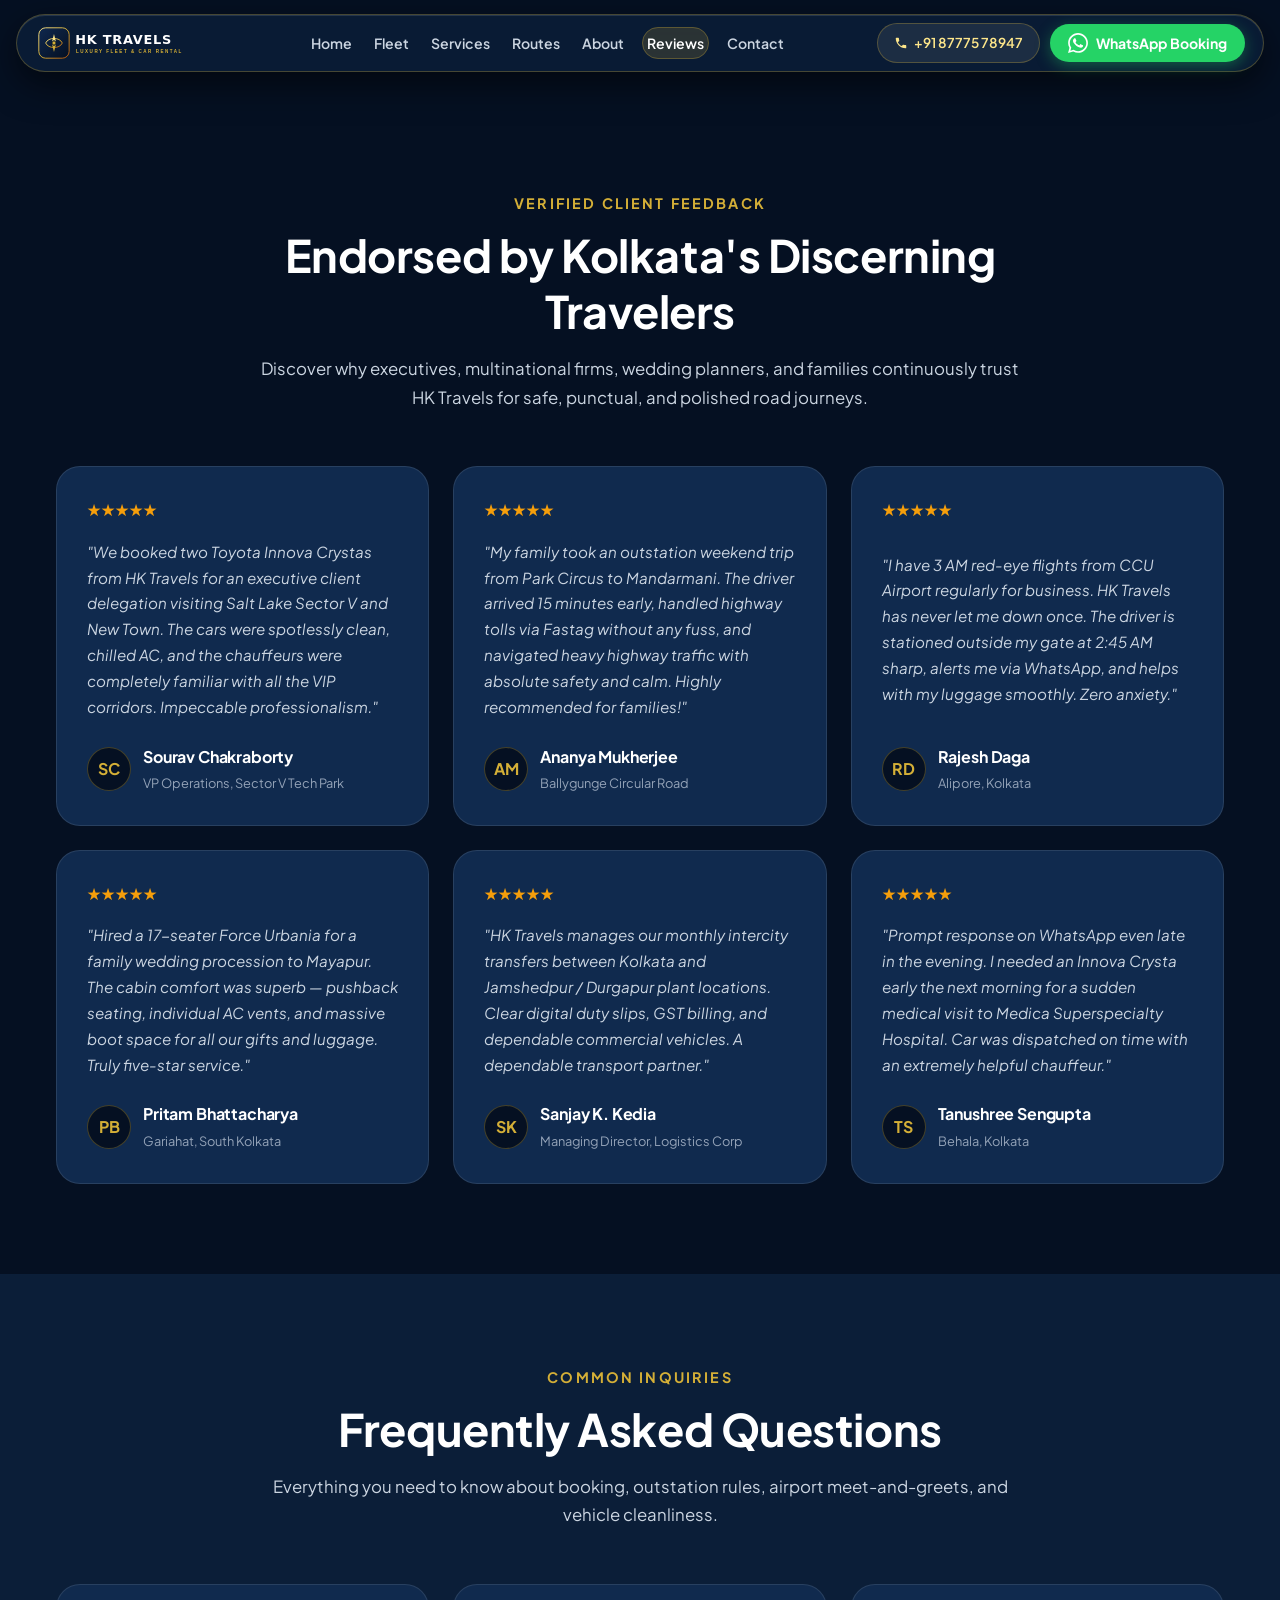
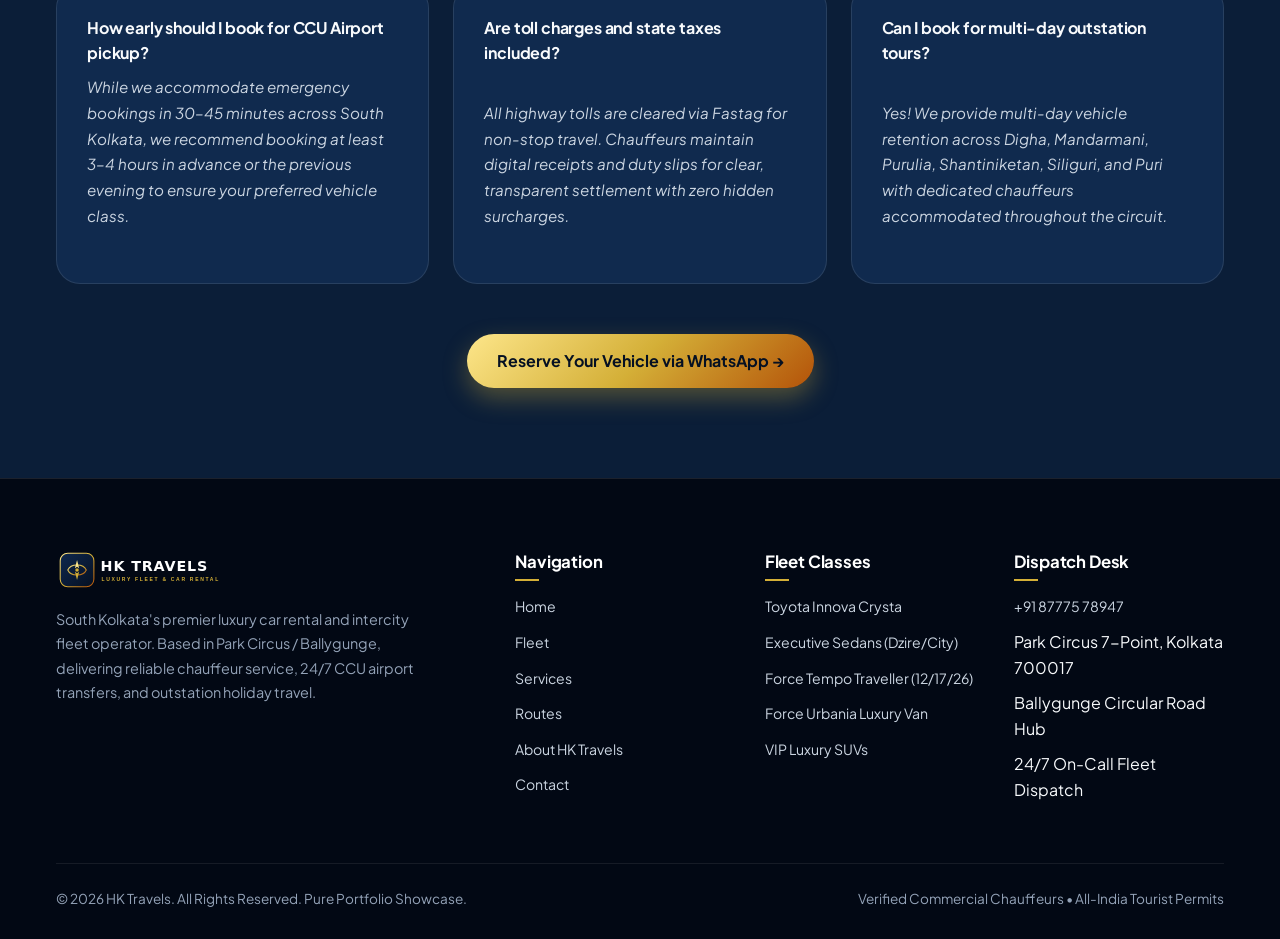
<file: reviews.html>
<!DOCTYPE html>
<html lang="en">
<head>
  <meta charset="UTF-8">
  <meta name="viewport" content="width=device-width, initial-scale=1.0">
  <title>Client Testimonials &amp; Reviews | HK Travels Park Circus Kolkata</title>
  <meta name="description" content="Read reviews and testimonials from corporate travelers, outstation families, and airport passengers who rely on HK Travels Park Circus, Kolkata. 4.9/5 star satisfaction.">
  <link rel="icon" type="image/svg+xml" href="assets/images/favicon.svg">
  <link rel="icon" type="image/png" sizes="32x32" href="assets/images/favicon-32x32.png">
  <link rel="apple-touch-icon" href="assets/images/apple-touch-icon.png">
  <link rel="preconnect" href="https://fonts.googleapis.com">
  <link rel="preconnect" href="https://fonts.gstatic.com" crossorigin>
  <link href="https://fonts.googleapis.com/css2?family=Plus+Jakarta+Sans:wght@500;600;700;800&family=Inter:wght@400;500;600;700&display=swap" rel="stylesheet">
  <link rel="stylesheet" href="style.css">
</head>
<body>

  <!-- TheDivine Floating Pill Navbar -->
  <header class="nav-header-wrapper">
    <nav class="the-divine-nav" aria-label="Main Navigation">
      <a href="index.html" class="nav-brand">
        <img src="assets/images/logo.svg" alt="HK Travels Logo">
      </a>
      <ul class="nav-links">
        <li><a href="index.html" class="nav-link">Home</a></li>
        <li><a href="fleet.html" class="nav-link">Fleet</a></li>
        <li><a href="services.html" class="nav-link">Services</a></li>
        <li><a href="routes.html" class="nav-link">Routes</a></li>
        <li><a href="about.html" class="nav-link">About</a></li>
        <li><a href="reviews.html" class="nav-link active">Reviews</a></li>
        <li><a href="contact.html" class="nav-link">Contact</a></li>
      </ul>
      <div class="nav-actions">
        <a href="tel:+918777578947" class="btn-nav-call" title="Call HK Travels 24/7">
          <svg width="14" height="14" viewBox="0 0 24 24" fill="currentColor"><path d="M20 15.5c-1.2 0-2.4-.2-3.6-.6-.3-.1-.7 0-1 .2l-2.2 2.2c-2.8-1.4-5.1-3.8-6.6-6.6l2.2-2.2c.3-.3.4-.7.2-1-.4-1.1-.6-2.3-.6-3.5 0-.6-.4-1-1-1H4c-.6 0-1 .4-1 1 0 9.4 7.6 17 17 17 .6 0 1-.4 1-1v-3.5c0-.6-.4-1-1-1z"/></svg>
          +91 87775 78947
        </a>
        <a href="https://wa.me/918777578947?text=Hello%20HK%20Travels!%20I%20would%20like%20to%20reserve%20a%20chauffeur-driven%20vehicle." target="_blank" rel="noopener noreferrer" class="btn-nav-wa" title="WhatsApp Booking">
          <svg class="wa-icon-white" viewBox="0 0 24 24"><path d="M.057 24l1.687-6.163c-1.041-1.804-1.588-3.849-1.587-5.946.003-6.556 5.338-11.891 11.893-11.891 3.181.001 6.167 1.24 8.413 3.488 2.245 2.248 3.481 5.236 3.48 8.414-.003 6.557-5.338 11.892-11.893 11.892-1.99-.001-3.951-.5-5.688-1.448l-6.305 1.654zm6.597-3.807c1.676.995 3.276 1.591 5.392 1.592 5.448 0 9.886-4.434 9.889-9.885.002-5.462-4.415-9.89-9.881-9.892-5.452 0-9.887 4.434-9.889 9.884-.001 2.225.651 3.891 1.746 5.634l-.999 3.648 3.742-.981zm11.387-5.464c-.074-.124-.272-.198-.57-.347-.297-.149-1.758-.868-2.031-.967-.272-.099-.47-.149-.669.149-.198.297-.768.967-.941 1.165-.173.198-.347.223-.644.074-.297-.149-1.255-.462-2.39-1.475-.883-.788-1.48-1.761-1.653-2.059-.173-.297-.018-.458.13-.606.134-.133.297-.347.446-.521.151-.172.2-.296.3-.495.099-.198.05-.372-.025-.521-.075-.148-.669-1.611-.916-2.206-.242-.579-.487-.501-.669-.51l-.57-.01c-.198 0-.52.074-.792.372s-1.04 1.016-1.04 2.479 1.065 2.876 1.213 3.074c.149.198 2.095 3.2 5.076 4.487.709.306 1.263.489 1.694.626.712.226 1.36.194 1.872.118.571-.085 1.758-.719 2.006-1.413.248-.695.248-1.29.173-1.414z"/></svg>
          WhatsApp Booking
        </a>
        <button class="mobile-nav-toggle" aria-label="Toggle navigation">
          <svg width="24" height="24" viewBox="0 0 24 24" stroke="currentColor" stroke-width="2" fill="none"><path d="M4 6h16M4 12h16M4 18h16"/></svg>
        </button>
      </div>
    </nav>
  </header>

  <!-- Mobile Drawer -->
  <div class="mobile-nav-drawer">
    <a href="index.html" class="nav-link">Home</a>
    <a href="fleet.html" class="nav-link">Fleet</a>
    <a href="services.html" class="nav-link">Services</a>
    <a href="routes.html" class="nav-link">Routes</a>
    <a href="about.html" class="nav-link">About</a>
    <a href="reviews.html" class="nav-link active">Reviews</a>
    <a href="contact.html" class="nav-link">Contact</a>
  </div>

  <main style="padding-top: 100px;">
    <section class="section">
      <div class="container">
        <div class="section-header">
          <span class="section-subtitle">Verified Client Feedback</span>
          <h1 class="section-title">Endorsed by Kolkata's Discerning Travelers</h1>
          <p class="section-desc">
            Discover why executives, multinational firms, wedding planners, and families continuously trust HK Travels for safe, punctual, and polished road journeys.
          </p>
        </div>

        <div class="reviews-grid">
          <!-- Review 1 -->
          <div class="review-card">
            <div class="review-stars">★★★★★</div>
            <p class="review-text">
              "We booked two Toyota Innova Crystas from HK Travels for an executive client delegation visiting Salt Lake Sector V and New Town. The cars were spotlessly clean, chilled AC, and the chauffeurs were completely familiar with all the VIP corridors. Impeccable professionalism."
            </p>
            <div class="review-author">
              <div class="author-avatar">SC</div>
              <div class="author-meta">
                <h4>Sourav Chakraborty</h4>
                <span>VP Operations, Sector V Tech Park</span>
              </div>
            </div>
          </div>

          <!-- Review 2 -->
          <div class="review-card">
            <div class="review-stars">★★★★★</div>
            <p class="review-text">
              "My family took an outstation weekend trip from Park Circus to Mandarmani. The driver arrived 15 minutes early, handled highway tolls via Fastag without any fuss, and navigated heavy highway traffic with absolute safety and calm. Highly recommended for families!"
            </p>
            <div class="review-author">
              <div class="author-avatar">AM</div>
              <div class="author-meta">
                <h4>Ananya Mukherjee</h4>
                <span>Ballygunge Circular Road</span>
              </div>
            </div>
          </div>

          <!-- Review 3 -->
          <div class="review-card">
            <div class="review-stars">★★★★★</div>
            <p class="review-text">
              "I have 3 AM red-eye flights from CCU Airport regularly for business. HK Travels has never let me down once. The driver is stationed outside my gate at 2:45 AM sharp, alerts me via WhatsApp, and helps with my luggage smoothly. Zero anxiety."
            </p>
            <div class="review-author">
              <div class="author-avatar">RD</div>
              <div class="author-meta">
                <h4>Rajesh Daga</h4>
                <span>Alipore, Kolkata</span>
              </div>
            </div>
          </div>

          <!-- Review 4 -->
          <div class="review-card">
            <div class="review-stars">★★★★★</div>
            <p class="review-text">
              "Hired a 17-seater Force Urbania for a family wedding procession to Mayapur. The cabin comfort was superb — pushback seating, individual AC vents, and massive boot space for all our gifts and luggage. Truly five-star service."
            </p>
            <div class="review-author">
              <div class="author-avatar">PB</div>
              <div class="author-meta">
                <h4>Pritam Bhattacharya</h4>
                <span>Gariahat, South Kolkata</span>
              </div>
            </div>
          </div>

          <!-- Review 5 -->
          <div class="review-card">
            <div class="review-stars">★★★★★</div>
            <p class="review-text">
              "HK Travels manages our monthly intercity transfers between Kolkata and Jamshedpur / Durgapur plant locations. Clear digital duty slips, GST billing, and dependable commercial vehicles. A dependable transport partner."
            </p>
            <div class="review-author">
              <div class="author-avatar">SK</div>
              <div class="author-meta">
                <h4>Sanjay K. Kedia</h4>
                <span>Managing Director, Logistics Corp</span>
              </div>
            </div>
          </div>

          <!-- Review 6 -->
          <div class="review-card">
            <div class="review-stars">★★★★★</div>
            <p class="review-text">
              "Prompt response on WhatsApp even late in the evening. I needed an Innova Crysta early the next morning for a sudden medical visit to Medica Superspecialty Hospital. Car was dispatched on time with an extremely helpful chauffeur."
            </p>
            <div class="review-author">
              <div class="author-avatar">TS</div>
              <div class="author-meta">
                <h4>Tanushree Sengupta</h4>
                <span>Behala, Kolkata</span>
              </div>
            </div>
          </div>
        </div>
      </div>
    </section>

    <!-- FAQ Section -->
    <section class="section section-alt">
      <div class="container">
        <div class="section-header">
          <span class="section-subtitle">Common Inquiries</span>
          <h2 class="section-title">Frequently Asked Questions</h2>
          <p class="section-desc">
            Everything you need to know about booking, outstation rules, airport meet-and-greets, and vehicle cleanliness.
          </p>
        </div>

        <div class="reviews-grid" style="grid-template-columns: repeat(auto-fit, minmax(320px, 1fr));">
          <div class="review-card">
            <h4 style="font-weight: 700; color: var(--gold-accent); margin-bottom: 8px;">How early should I book for CCU Airport pickup?</h4>
            <p class="review-text">
              While we accommodate emergency bookings in 30–45 minutes across South Kolkata, we recommend booking at least 3–4 hours in advance or the previous evening to ensure your preferred vehicle class.
            </p>
          </div>

          <div class="review-card">
            <h4 style="font-weight: 700; color: var(--gold-accent); margin-bottom: 8px;">Are toll charges and state taxes included?</h4>
            <p class="review-text">
              All highway tolls are cleared via Fastag for non-stop travel. Chauffeurs maintain digital receipts and duty slips for clear, transparent settlement with zero hidden surcharges.
            </p>
          </div>

          <div class="review-card">
            <h4 style="font-weight: 700; color: var(--gold-accent); margin-bottom: 8px;">Can I book for multi-day outstation tours?</h4>
            <p class="review-text">
              Yes! We provide multi-day vehicle retention across Digha, Mandarmani, Purulia, Shantiniketan, Siliguri, and Puri with dedicated chauffeurs accommodated throughout the circuit.
            </p>
          </div>
        </div>

        <div style="text-align: center; margin-top: 50px;">
          <a href="contact.html" class="btn-primary" style="display: inline-flex;">Reserve Your Vehicle via WhatsApp &rarr;</a>
        </div>
      </div>
    </section>
  </main>

  <!-- Footer -->
  <footer class="site-footer">
    <div class="container">
      <div class="footer-grid">
        <div class="footer-brand">
          <img src="assets/images/logo.svg" alt="HK Travels" style="height: 42px;">
          <p>
            South Kolkata's premier luxury car rental and intercity fleet operator. Based in Park Circus / Ballygunge, delivering reliable chauffeur service, 24/7 CCU airport transfers, and outstation holiday travel.
          </p>
        </div>
        <div class="footer-col">
          <h4>Navigation</h4>
          <ul>
            <li><a href="index.html">Home</a></li>
            <li><a href="fleet.html">Fleet</a></li>
            <li><a href="services.html">Services</a></li>
            <li><a href="routes.html">Routes</a></li>
            <li><a href="about.html">About HK Travels</a></li>
            <li><a href="contact.html">Contact</a></li>
          </ul>
        </div>
        <div class="footer-col">
          <h4>Fleet Classes</h4>
          <ul>
            <li><a href="fleet.html">Toyota Innova Crysta</a></li>
            <li><a href="fleet.html">Executive Sedans (Dzire/City)</a></li>
            <li><a href="fleet.html">Force Tempo Traveller (12/17/26)</a></li>
            <li><a href="fleet.html">Force Urbania Luxury Van</a></li>
            <li><a href="fleet.html">VIP Luxury SUVs</a></li>
          </ul>
        </div>
        <div class="footer-col">
          <h4>Dispatch Desk</h4>
          <ul>
            <li><a href="tel:+918777578947">+91 87775 78947</a></li>
            <li>Park Circus 7-Point, Kolkata 700017</li>
            <li>Ballygunge Circular Road Hub</li>
            <li>24/7 On-Call Fleet Dispatch</li>
          </ul>
        </div>
      </div>

      <div class="footer-bottom">
        <p>&copy; 2026 HK Travels. All Rights Reserved. Pure Portfolio Showcase.</p>
        <p>Verified Commercial Chauffeurs &bull; All-India Tourist Permits</p>
      </div>
    </div>
  </footer>

  <script src="main.js"></script>
</body>
</html>
</file>
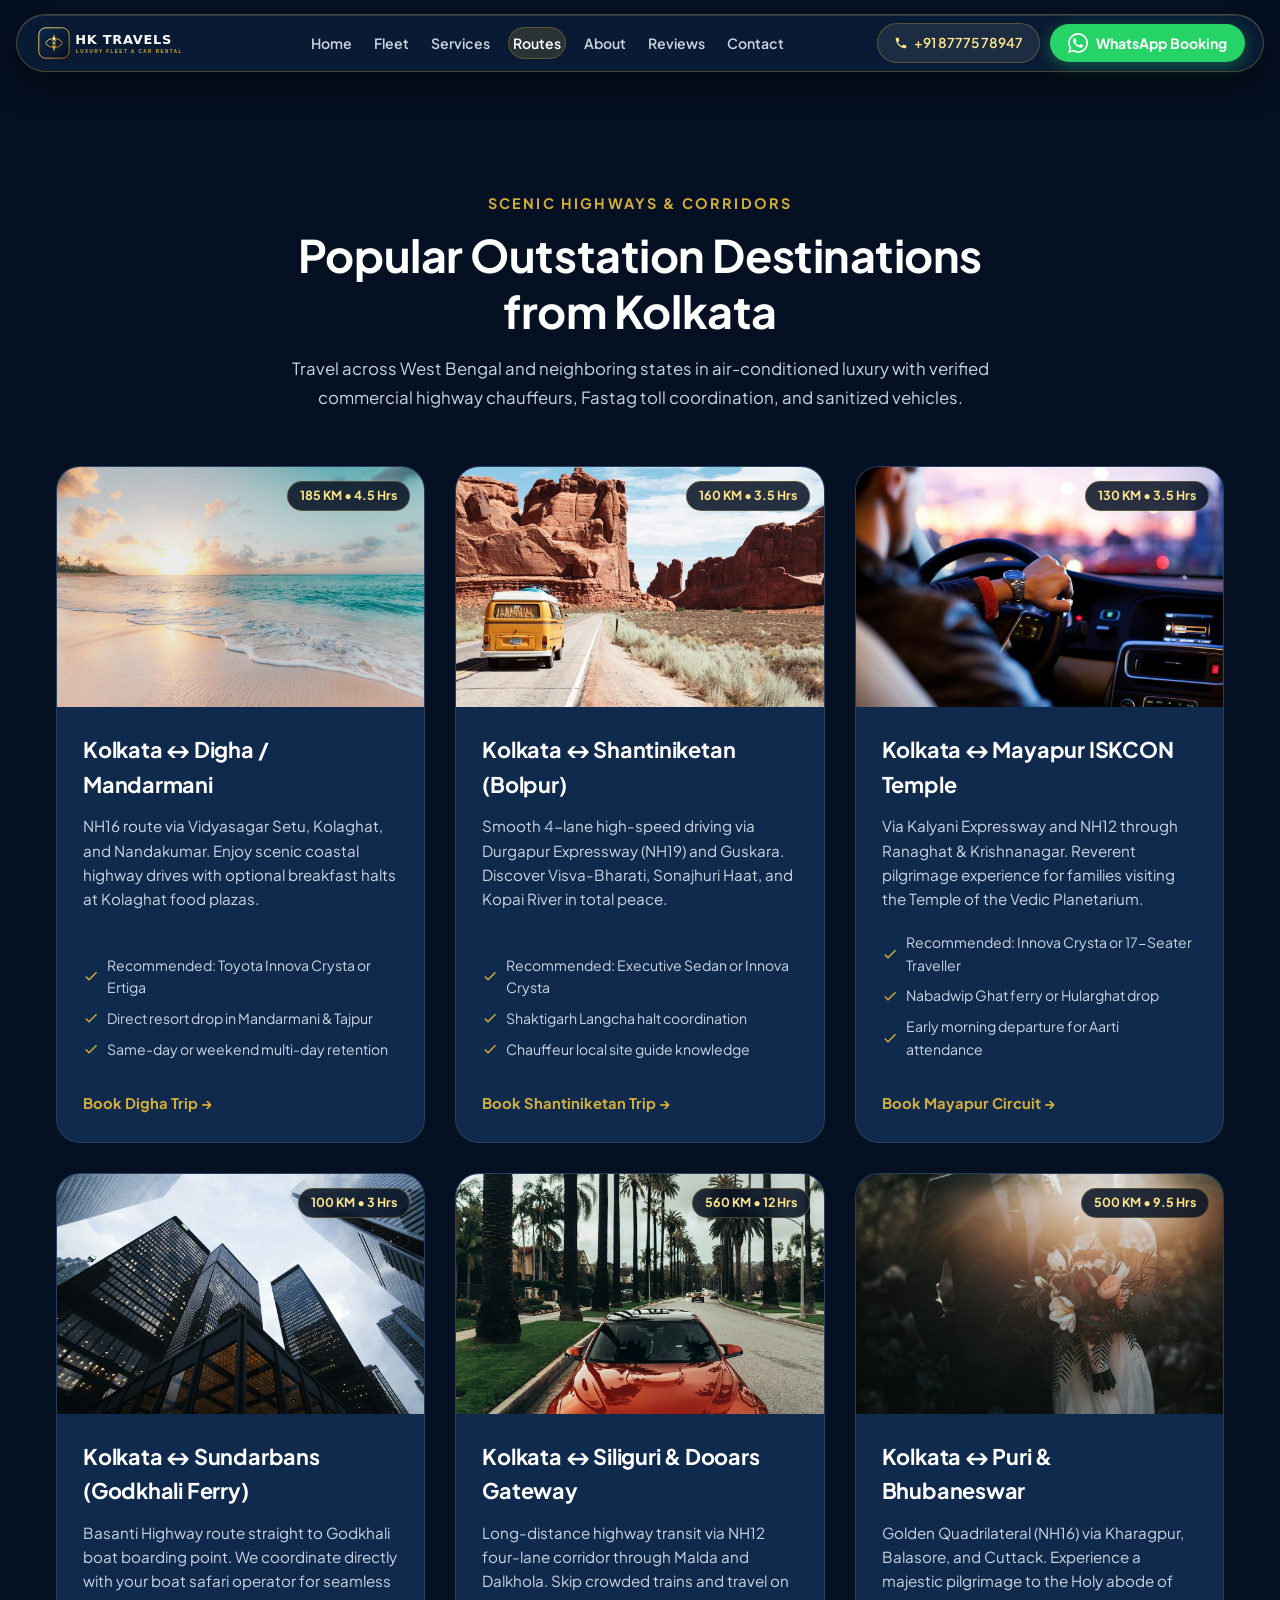
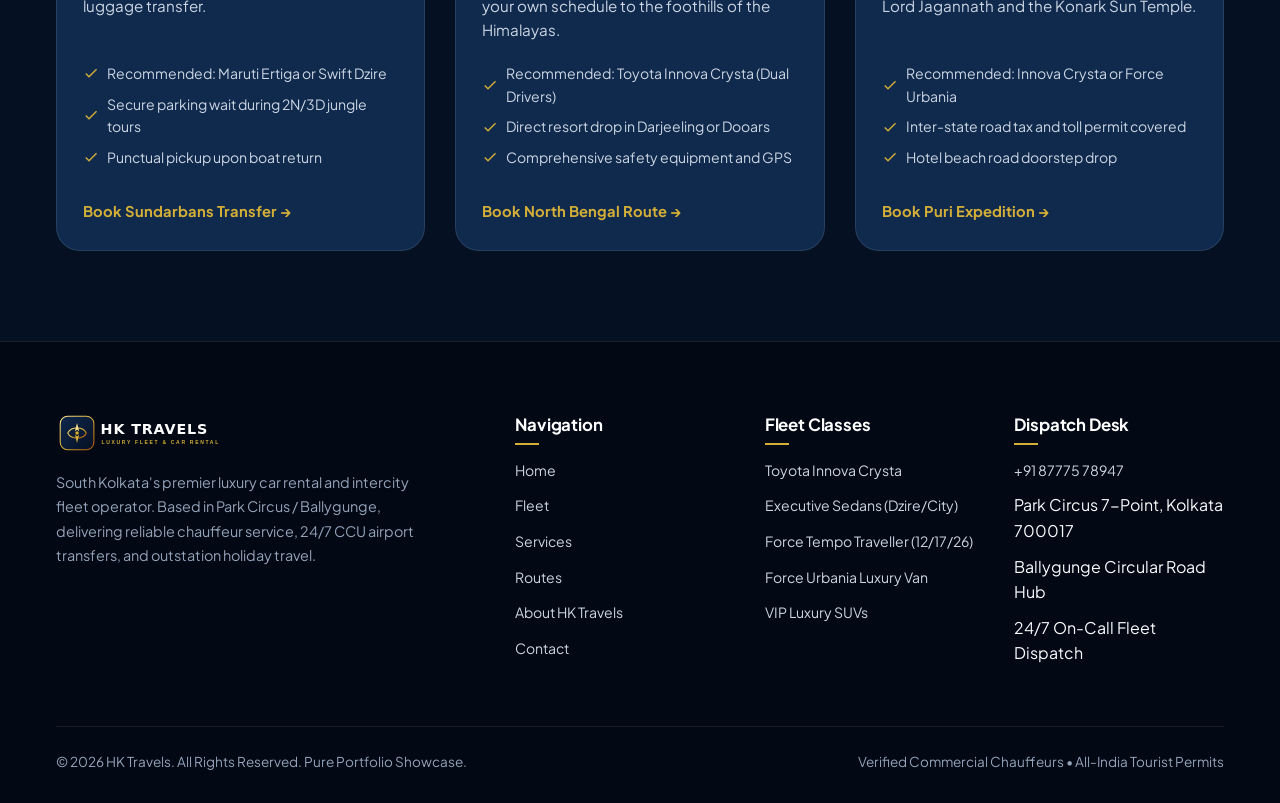
<file: routes.html>
<!DOCTYPE html>
<html lang="en">
<head>
  <meta charset="UTF-8">
  <meta name="viewport" content="width=device-width, initial-scale=1.0">
  <title>Outstation Travel Circuits | HK Travels Park Circus, Kolkata</title>
  <meta name="description" content="Explore popular chauffeur-driven outstation routes from Kolkata: Digha, Mandarmani, Shantiniketan, Mayapur, Sundarbans, Siliguri, and Puri. Premium Toyota Innova Crysta & Tempo Travellers.">
  <link rel="icon" type="image/svg+xml" href="assets/images/favicon.svg">
  <link rel="icon" type="image/png" sizes="32x32" href="assets/images/favicon-32x32.png">
  <link rel="apple-touch-icon" href="assets/images/apple-touch-icon.png">
  <link rel="preconnect" href="https://fonts.googleapis.com">
  <link rel="preconnect" href="https://fonts.gstatic.com" crossorigin>
  <link href="https://fonts.googleapis.com/css2?family=Plus+Jakarta+Sans:wght@500;600;700;800&family=Inter:wght@400;500;600;700&display=swap" rel="stylesheet">
  <link rel="stylesheet" href="style.css">
</head>
<body>

  <!-- TheDivine Floating Pill Navbar -->
  <header class="nav-header-wrapper">
    <nav class="the-divine-nav" aria-label="Main Navigation">
      <a href="index.html" class="nav-brand">
        <img src="assets/images/logo.svg" alt="HK Travels Logo">
      </a>
      <ul class="nav-links">
        <li><a href="index.html" class="nav-link">Home</a></li>
        <li><a href="fleet.html" class="nav-link">Fleet</a></li>
        <li><a href="services.html" class="nav-link">Services</a></li>
        <li><a href="routes.html" class="nav-link active">Routes</a></li>
        <li><a href="about.html" class="nav-link">About</a></li>
        <li><a href="reviews.html" class="nav-link">Reviews</a></li>
        <li><a href="contact.html" class="nav-link">Contact</a></li>
      </ul>
      <div class="nav-actions">
        <a href="tel:+918777578947" class="btn-nav-call" title="Call HK Travels 24/7">
          <svg width="14" height="14" viewBox="0 0 24 24" fill="currentColor"><path d="M20 15.5c-1.2 0-2.4-.2-3.6-.6-.3-.1-.7 0-1 .2l-2.2 2.2c-2.8-1.4-5.1-3.8-6.6-6.6l2.2-2.2c.3-.3.4-.7.2-1-.4-1.1-.6-2.3-.6-3.5 0-.6-.4-1-1-1H4c-.6 0-1 .4-1 1 0 9.4 7.6 17 17 17 .6 0 1-.4 1-1v-3.5c0-.6-.4-1-1-1z"/></svg>
          +91 87775 78947
        </a>
        <a href="https://wa.me/918777578947?text=Hello%20HK%20Travels!%20I%20would%20like%20to%20inquire%20about%20an%20outstation%20trip." target="_blank" rel="noopener noreferrer" class="btn-nav-wa" title="WhatsApp Booking">
          <svg class="wa-icon-white" viewBox="0 0 24 24"><path d="M.057 24l1.687-6.163c-1.041-1.804-1.588-3.849-1.587-5.946.003-6.556 5.338-11.891 11.893-11.891 3.181.001 6.167 1.24 8.413 3.488 2.245 2.248 3.481 5.236 3.48 8.414-.003 6.557-5.338 11.892-11.893 11.892-1.99-.001-3.951-.5-5.688-1.448l-6.305 1.654zm6.597-3.807c1.676.995 3.276 1.591 5.392 1.592 5.448 0 9.886-4.434 9.889-9.885.002-5.462-4.415-9.89-9.881-9.892-5.452 0-9.887 4.434-9.889 9.884-.001 2.225.651 3.891 1.746 5.634l-.999 3.648 3.742-.981zm11.387-5.464c-.074-.124-.272-.198-.57-.347-.297-.149-1.758-.868-2.031-.967-.272-.099-.47-.149-.669.149-.198.297-.768.967-.941 1.165-.173.198-.347.223-.644.074-.297-.149-1.255-.462-2.39-1.475-.883-.788-1.48-1.761-1.653-2.059-.173-.297-.018-.458.13-.606.134-.133.297-.347.446-.521.151-.172.2-.296.3-.495.099-.198.05-.372-.025-.521-.075-.148-.669-1.611-.916-2.206-.242-.579-.487-.501-.669-.51l-.57-.01c-.198 0-.52.074-.792.372s-1.04 1.016-1.04 2.479 1.065 2.876 1.213 3.074c.149.198 2.095 3.2 5.076 4.487.709.306 1.263.489 1.694.626.712.226 1.36.194 1.872.118.571-.085 1.758-.719 2.006-1.413.248-.695.248-1.29.173-1.414z"/></svg>
          WhatsApp Booking
        </a>
        <button class="mobile-nav-toggle" aria-label="Toggle navigation">
          <svg width="24" height="24" viewBox="0 0 24 24" stroke="currentColor" stroke-width="2" fill="none"><path d="M4 6h16M4 12h16M4 18h16"/></svg>
        </button>
      </div>
    </nav>
  </header>

  <!-- Mobile Drawer -->
  <div class="mobile-nav-drawer">
    <a href="index.html" class="nav-link">Home</a>
    <a href="fleet.html" class="nav-link">Fleet</a>
    <a href="services.html" class="nav-link">Services</a>
    <a href="routes.html" class="nav-link active">Routes</a>
    <a href="about.html" class="nav-link">About</a>
    <a href="reviews.html" class="nav-link">Reviews</a>
    <a href="contact.html" class="nav-link">Contact</a>
  </div>

  <main style="padding-top: 100px;">
    <section class="section">
      <div class="container">
        <div class="section-header">
          <span class="section-subtitle">Scenic Highways &amp; Corridors</span>
          <h1 class="section-title">Popular Outstation Destinations from Kolkata</h1>
          <p class="section-desc">
            Travel across West Bengal and neighboring states in air-conditioned luxury with verified commercial highway chauffeurs, Fastag toll coordination, and sanitized vehicles.
          </p>
        </div>

        <div class="fleet-grid">
          <!-- Route 1: Digha / Mandarmani -->
          <div class="card-luxury">
            <div class="card-img-wrap">
              <img src="assets/images/digha-beach-trip.jpg" alt="Digha & Mandarmani" loading="lazy">
              <span class="card-badge">185 KM • 4.5 Hrs</span>
            </div>
            <div class="card-body">
              <h3 class="card-title">Kolkata &harr; Digha / Mandarmani</h3>
              <p class="card-desc">
                NH16 route via Vidyasagar Setu, Kolaghat, and Nandakumar. Enjoy scenic coastal highway drives with optional breakfast halts at Kolaghat food plazas.
              </p>
              <ul class="card-features">
                <li><svg viewBox="0 0 24 24"><path d="M9 16.17L4.83 12l-1.42 1.41L9 19 21 7l-1.41-1.41z"/></svg> Recommended: Toyota Innova Crysta or Ertiga</li>
                <li><svg viewBox="0 0 24 24"><path d="M9 16.17L4.83 12l-1.42 1.41L9 19 21 7l-1.41-1.41z"/></svg> Direct resort drop in Mandarmani &amp; Tajpur</li>
                <li><svg viewBox="0 0 24 24"><path d="M9 16.17L4.83 12l-1.42 1.41L9 19 21 7l-1.41-1.41z"/></svg> Same-day or weekend multi-day retention</li>
              </ul>
              <a href="contact.html" class="card-cta">Book Digha Trip &rarr;</a>
            </div>
          </div>

          <!-- Route 2: Shantiniketan -->
          <div class="card-luxury">
            <div class="card-img-wrap">
              <img src="assets/images/outstation-highway-drive.jpg" alt="Shantiniketan & Bolpur" loading="lazy">
              <span class="card-badge">160 KM • 3.5 Hrs</span>
            </div>
            <div class="card-body">
              <h3 class="card-title">Kolkata &harr; Shantiniketan (Bolpur)</h3>
              <p class="card-desc">
                Smooth 4-lane high-speed driving via Durgapur Expressway (NH19) and Guskara. Discover Visva-Bharati, Sonajhuri Haat, and Kopai River in total peace.
              </p>
              <ul class="card-features">
                <li><svg viewBox="0 0 24 24"><path d="M9 16.17L4.83 12l-1.42 1.41L9 19 21 7l-1.41-1.41z"/></svg> Recommended: Executive Sedan or Innova Crysta</li>
                <li><svg viewBox="0 0 24 24"><path d="M9 16.17L4.83 12l-1.42 1.41L9 19 21 7l-1.41-1.41z"/></svg> Shaktigarh Langcha halt coordination</li>
                <li><svg viewBox="0 0 24 24"><path d="M9 16.17L4.83 12l-1.42 1.41L9 19 21 7l-1.41-1.41z"/></svg> Chauffeur local site guide knowledge</li>
              </ul>
              <a href="contact.html" class="card-cta">Book Shantiniketan Trip &rarr;</a>
            </div>
          </div>

          <!-- Route 3: Mayapur ISKCON -->
          <div class="card-luxury">
            <div class="card-img-wrap">
              <img src="assets/images/chauffeur-professional.jpg" alt="Mayapur ISKCON Heritage" loading="lazy">
              <span class="card-badge">130 KM • 3.5 Hrs</span>
            </div>
            <div class="card-body">
              <h3 class="card-title">Kolkata &harr; Mayapur ISKCON Temple</h3>
              <p class="card-desc">
                Via Kalyani Expressway and NH12 through Ranaghat &amp; Krishnanagar. Reverent pilgrimage experience for families visiting the Temple of the Vedic Planetarium.
              </p>
              <ul class="card-features">
                <li><svg viewBox="0 0 24 24"><path d="M9 16.17L4.83 12l-1.42 1.41L9 19 21 7l-1.41-1.41z"/></svg> Recommended: Innova Crysta or 17-Seater Traveller</li>
                <li><svg viewBox="0 0 24 24"><path d="M9 16.17L4.83 12l-1.42 1.41L9 19 21 7l-1.41-1.41z"/></svg> Nabadwip Ghat ferry or Hularghat drop</li>
                <li><svg viewBox="0 0 24 24"><path d="M9 16.17L4.83 12l-1.42 1.41L9 19 21 7l-1.41-1.41z"/></svg> Early morning departure for Aarti attendance</li>
              </ul>
              <a href="contact.html" class="card-cta">Book Mayapur Circuit &rarr;</a>
            </div>
          </div>

          <!-- Route 4: Sundarbans Gateway -->
          <div class="card-luxury">
            <div class="card-img-wrap">
              <img src="assets/images/corporate-executive-cab.jpg" alt="Sundarbans Godkhali Gateway" loading="lazy">
              <span class="card-badge">100 KM • 3 Hrs</span>
            </div>
            <div class="card-body">
              <h3 class="card-title">Kolkata &harr; Sundarbans (Godkhali Ferry)</h3>
              <p class="card-desc">
                Basanti Highway route straight to Godkhali boat boarding point. We coordinate directly with your boat safari operator for seamless luggage transfer.
              </p>
              <ul class="card-features">
                <li><svg viewBox="0 0 24 24"><path d="M9 16.17L4.83 12l-1.42 1.41L9 19 21 7l-1.41-1.41z"/></svg> Recommended: Maruti Ertiga or Swift Dzire</li>
                <li><svg viewBox="0 0 24 24"><path d="M9 16.17L4.83 12l-1.42 1.41L9 19 21 7l-1.41-1.41z"/></svg> Secure parking wait during 2N/3D jungle tours</li>
                <li><svg viewBox="0 0 24 24"><path d="M9 16.17L4.83 12l-1.42 1.41L9 19 21 7l-1.41-1.41z"/></svg> Punctual pickup upon boat return</li>
              </ul>
              <a href="contact.html" class="card-cta">Book Sundarbans Transfer &rarr;</a>
            </div>
          </div>

          <!-- Route 5: Siliguri & North Bengal -->
          <div class="card-luxury">
            <div class="card-img-wrap">
              <img src="assets/images/fleet-innova-crysta.jpg" alt="Siliguri & North Bengal" loading="lazy">
              <span class="card-badge">560 KM • 12 Hrs</span>
            </div>
            <div class="card-body">
              <h3 class="card-title">Kolkata &harr; Siliguri &amp; Dooars Gateway</h3>
              <p class="card-desc">
                Long-distance highway transit via NH12 four-lane corridor through Malda and Dalkhola. Skip crowded trains and travel on your own schedule to the foothills of the Himalayas.
              </p>
              <ul class="card-features">
                <li><svg viewBox="0 0 24 24"><path d="M9 16.17L4.83 12l-1.42 1.41L9 19 21 7l-1.41-1.41z"/></svg> Recommended: Toyota Innova Crysta (Dual Drivers)</li>
                <li><svg viewBox="0 0 24 24"><path d="M9 16.17L4.83 12l-1.42 1.41L9 19 21 7l-1.41-1.41z"/></svg> Direct resort drop in Darjeeling or Dooars</li>
                <li><svg viewBox="0 0 24 24"><path d="M9 16.17L4.83 12l-1.42 1.41L9 19 21 7l-1.41-1.41z"/></svg> Comprehensive safety equipment and GPS</li>
              </ul>
              <a href="contact.html" class="card-cta">Book North Bengal Route &rarr;</a>
            </div>
          </div>

          <!-- Route 6: Puri Jagannath Dham -->
          <div class="card-luxury">
            <div class="card-img-wrap">
              <img src="assets/images/wedding-convoy-luxury.jpg" alt="Puri Jagannath Dham" loading="lazy">
              <span class="card-badge">500 KM • 9.5 Hrs</span>
            </div>
            <div class="card-body">
              <h3 class="card-title">Kolkata &harr; Puri &amp; Bhubaneswar</h3>
              <p class="card-desc">
                Golden Quadrilateral (NH16) via Kharagpur, Balasore, and Cuttack. Experience a majestic pilgrimage to the Holy abode of Lord Jagannath and the Konark Sun Temple.
              </p>
              <ul class="card-features">
                <li><svg viewBox="0 0 24 24"><path d="M9 16.17L4.83 12l-1.42 1.41L9 19 21 7l-1.41-1.41z"/></svg> Recommended: Innova Crysta or Force Urbania</li>
                <li><svg viewBox="0 0 24 24"><path d="M9 16.17L4.83 12l-1.42 1.41L9 19 21 7l-1.41-1.41z"/></svg> Inter-state road tax and toll permit covered</li>
                <li><svg viewBox="0 0 24 24"><path d="M9 16.17L4.83 12l-1.42 1.41L9 19 21 7l-1.41-1.41z"/></svg> Hotel beach road doorstep drop</li>
              </ul>
              <a href="contact.html" class="card-cta">Book Puri Expedition &rarr;</a>
            </div>
          </div>
        </div>
      </div>
    </section>
  </main>

  <!-- Footer -->
  <footer class="site-footer">
    <div class="container">
      <div class="footer-grid">
        <div class="footer-brand">
          <img src="assets/images/logo.svg" alt="HK Travels" style="height: 42px;">
          <p>
            South Kolkata's premier luxury car rental and intercity fleet operator. Based in Park Circus / Ballygunge, delivering reliable chauffeur service, 24/7 CCU airport transfers, and outstation holiday travel.
          </p>
        </div>
        <div class="footer-col">
          <h4>Navigation</h4>
          <ul>
            <li><a href="index.html">Home</a></li>
            <li><a href="fleet.html">Fleet</a></li>
            <li><a href="services.html">Services</a></li>
            <li><a href="routes.html">Routes</a></li>
            <li><a href="about.html">About HK Travels</a></li>
            <li><a href="contact.html">Contact</a></li>
          </ul>
        </div>
        <div class="footer-col">
          <h4>Fleet Classes</h4>
          <ul>
            <li><a href="fleet.html">Toyota Innova Crysta</a></li>
            <li><a href="fleet.html">Executive Sedans (Dzire/City)</a></li>
            <li><a href="fleet.html">Force Tempo Traveller (12/17/26)</a></li>
            <li><a href="fleet.html">Force Urbania Luxury Van</a></li>
            <li><a href="fleet.html">VIP Luxury SUVs</a></li>
          </ul>
        </div>
        <div class="footer-col">
          <h4>Dispatch Desk</h4>
          <ul>
            <li><a href="tel:+918777578947">+91 87775 78947</a></li>
            <li>Park Circus 7-Point, Kolkata 700017</li>
            <li>Ballygunge Circular Road Hub</li>
            <li>24/7 On-Call Fleet Dispatch</li>
          </ul>
        </div>
      </div>

      <div class="footer-bottom">
        <p>&copy; 2026 HK Travels. All Rights Reserved. Pure Portfolio Showcase.</p>
        <p>Verified Commercial Chauffeurs &bull; All-India Tourist Permits</p>
      </div>
    </div>
  </footer>

  <script src="main.js"></script>
</body>
</html>
</file>
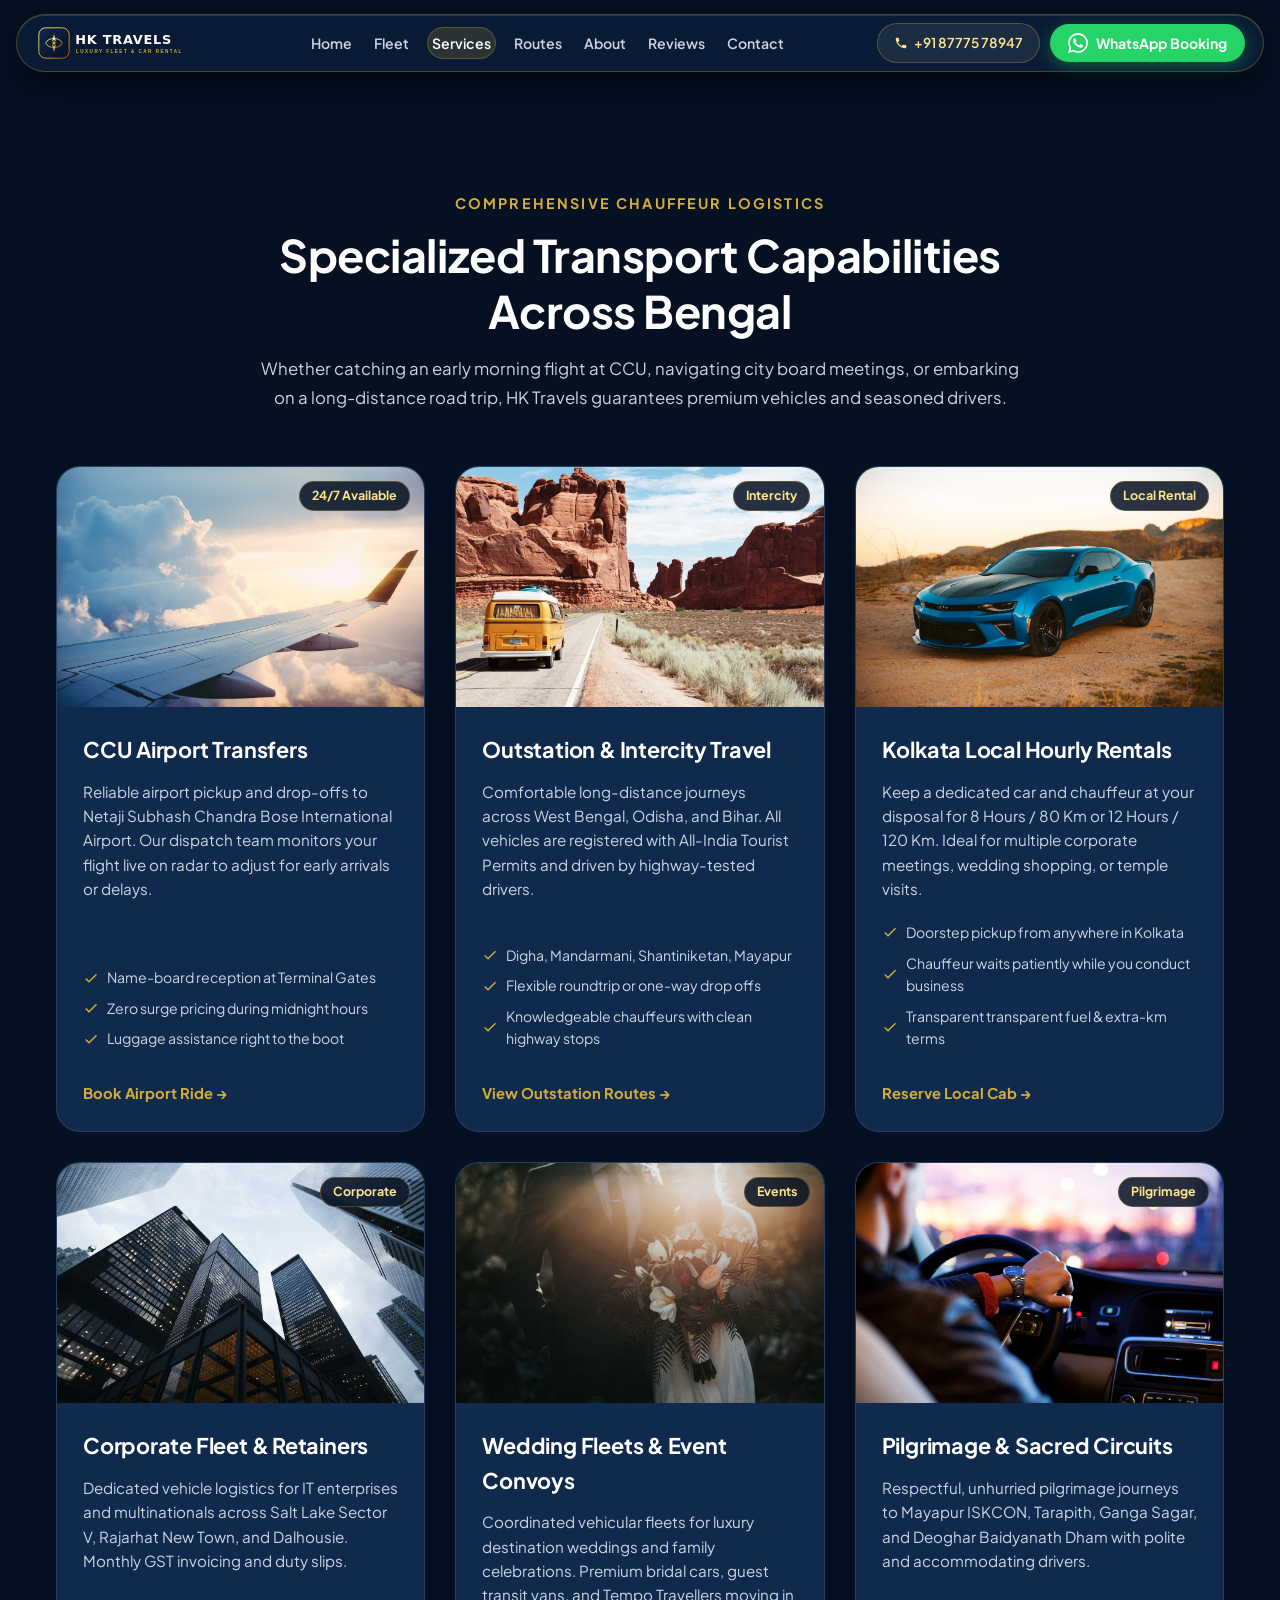
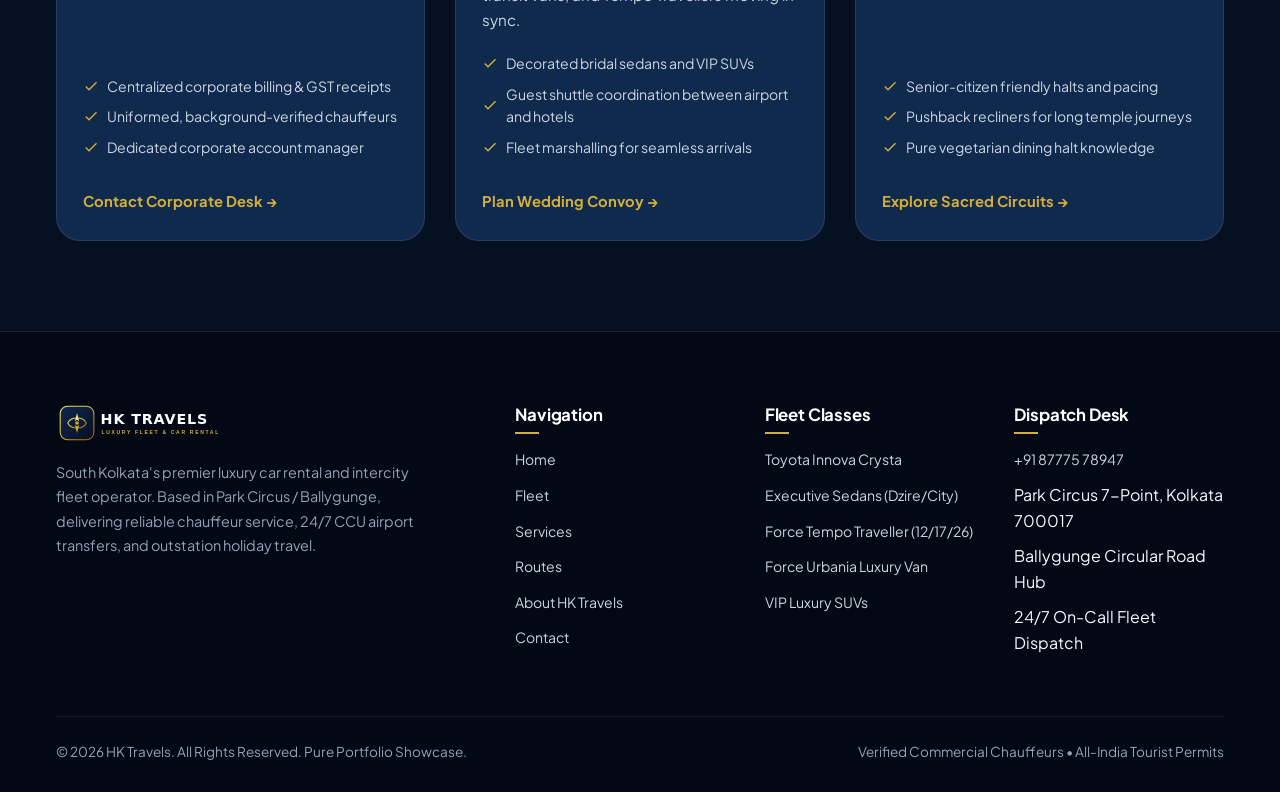
<file: services.html>
<!DOCTYPE html>
<html lang="en">
<head>
  <meta charset="UTF-8">
  <meta name="viewport" content="width=device-width, initial-scale=1.0">
  <title>Transport Services | HK Travels Park Circus, Kolkata</title>
  <meta name="description" content="Chauffeur-driven car rental services in Kolkata: 24/7 CCU Airport transfers, outstation highway trips, local 8hr/80km rentals, corporate logistics, and wedding fleets.">
  <link rel="icon" type="image/svg+xml" href="assets/images/favicon.svg">
  <link rel="icon" type="image/png" sizes="32x32" href="assets/images/favicon-32x32.png">
  <link rel="apple-touch-icon" href="assets/images/apple-touch-icon.png">
  <link rel="preconnect" href="https://fonts.googleapis.com">
  <link rel="preconnect" href="https://fonts.gstatic.com" crossorigin>
  <link href="https://fonts.googleapis.com/css2?family=Plus+Jakarta+Sans:wght@500;600;700;800&family=Inter:wght@400;500;600;700&display=swap" rel="stylesheet">
  <link rel="stylesheet" href="style.css">
</head>
<body>

  <!-- TheDivine Floating Pill Navbar -->
  <header class="nav-header-wrapper">
    <nav class="the-divine-nav" aria-label="Main Navigation">
      <a href="index.html" class="nav-brand">
        <img src="assets/images/logo.svg" alt="HK Travels Logo">
      </a>
      <ul class="nav-links">
        <li><a href="index.html" class="nav-link">Home</a></li>
        <li><a href="fleet.html" class="nav-link">Fleet</a></li>
        <li><a href="services.html" class="nav-link active">Services</a></li>
        <li><a href="routes.html" class="nav-link">Routes</a></li>
        <li><a href="about.html" class="nav-link">About</a></li>
        <li><a href="reviews.html" class="nav-link">Reviews</a></li>
        <li><a href="contact.html" class="nav-link">Contact</a></li>
      </ul>
      <div class="nav-actions">
        <a href="tel:+918777578947" class="btn-nav-call" title="Call HK Travels 24/7">
          <svg width="14" height="14" viewBox="0 0 24 24" fill="currentColor"><path d="M20 15.5c-1.2 0-2.4-.2-3.6-.6-.3-.1-.7 0-1 .2l-2.2 2.2c-2.8-1.4-5.1-3.8-6.6-6.6l2.2-2.2c.3-.3.4-.7.2-1-.4-1.1-.6-2.3-.6-3.5 0-.6-.4-1-1-1H4c-.6 0-1 .4-1 1 0 9.4 7.6 17 17 17 .6 0 1-.4 1-1v-3.5c0-.6-.4-1-1-1z"/></svg>
          +91 87775 78947
        </a>
        <a href="https://wa.me/918777578947?text=Hello%20HK%20Travels!%20I%20would%20like%20to%20learn%20more%20about%20your%20services." target="_blank" rel="noopener noreferrer" class="btn-nav-wa" title="WhatsApp Booking">
          <svg class="wa-icon-white" viewBox="0 0 24 24"><path d="M.057 24l1.687-6.163c-1.041-1.804-1.588-3.849-1.587-5.946.003-6.556 5.338-11.891 11.893-11.891 3.181.001 6.167 1.24 8.413 3.488 2.245 2.248 3.481 5.236 3.48 8.414-.003 6.557-5.338 11.892-11.893 11.892-1.99-.001-3.951-.5-5.688-1.448l-6.305 1.654zm6.597-3.807c1.676.995 3.276 1.591 5.392 1.592 5.448 0 9.886-4.434 9.889-9.885.002-5.462-4.415-9.89-9.881-9.892-5.452 0-9.887 4.434-9.889 9.884-.001 2.225.651 3.891 1.746 5.634l-.999 3.648 3.742-.981zm11.387-5.464c-.074-.124-.272-.198-.57-.347-.297-.149-1.758-.868-2.031-.967-.272-.099-.47-.149-.669.149-.198.297-.768.967-.941 1.165-.173.198-.347.223-.644.074-.297-.149-1.255-.462-2.39-1.475-.883-.788-1.48-1.761-1.653-2.059-.173-.297-.018-.458.13-.606.134-.133.297-.347.446-.521.151-.172.2-.296.3-.495.099-.198.05-.372-.025-.521-.075-.148-.669-1.611-.916-2.206-.242-.579-.487-.501-.669-.51l-.57-.01c-.198 0-.52.074-.792.372s-1.04 1.016-1.04 2.479 1.065 2.876 1.213 3.074c.149.198 2.095 3.2 5.076 4.487.709.306 1.263.489 1.694.626.712.226 1.36.194 1.872.118.571-.085 1.758-.719 2.006-1.413.248-.695.248-1.29.173-1.414z"/></svg>
          WhatsApp Booking
        </a>
        <button class="mobile-nav-toggle" aria-label="Toggle navigation">
          <svg width="24" height="24" viewBox="0 0 24 24" stroke="currentColor" stroke-width="2" fill="none"><path d="M4 6h16M4 12h16M4 18h16"/></svg>
        </button>
      </div>
    </nav>
  </header>

  <!-- Mobile Drawer -->
  <div class="mobile-nav-drawer">
    <a href="index.html" class="nav-link">Home</a>
    <a href="fleet.html" class="nav-link">Fleet</a>
    <a href="services.html" class="nav-link active">Services</a>
    <a href="routes.html" class="nav-link">Routes</a>
    <a href="about.html" class="nav-link">About</a>
    <a href="reviews.html" class="nav-link">Reviews</a>
    <a href="contact.html" class="nav-link">Contact</a>
  </div>

  <main style="padding-top: 100px;">
    <section class="section">
      <div class="container">
        <div class="section-header">
          <span class="section-subtitle">Comprehensive Chauffeur Logistics</span>
          <h1 class="section-title">Specialized Transport Capabilities Across Bengal</h1>
          <p class="section-desc">
            Whether catching an early morning flight at CCU, navigating city board meetings, or embarking on a long-distance road trip, HK Travels guarantees premium vehicles and seasoned drivers.
          </p>
        </div>

        <div class="fleet-grid">
          <!-- Service 1 -->
          <div class="card-luxury">
            <div class="card-img-wrap">
              <img src="assets/images/airport-transfer-vip.jpg" alt="CCU Airport Transfer" loading="lazy">
              <span class="card-badge">24/7 Available</span>
            </div>
            <div class="card-body">
              <h3 class="card-title">CCU Airport Transfers</h3>
              <p class="card-desc">
                Reliable airport pickup and drop-offs to Netaji Subhash Chandra Bose International Airport. Our dispatch team monitors your flight live on radar to adjust for early arrivals or delays.
              </p>
              <ul class="card-features">
                <li><svg viewBox="0 0 24 24"><path d="M9 16.17L4.83 12l-1.42 1.41L9 19 21 7l-1.41-1.41z"/></svg> Name-board reception at Terminal Gates</li>
                <li><svg viewBox="0 0 24 24"><path d="M9 16.17L4.83 12l-1.42 1.41L9 19 21 7l-1.41-1.41z"/></svg> Zero surge pricing during midnight hours</li>
                <li><svg viewBox="0 0 24 24"><path d="M9 16.17L4.83 12l-1.42 1.41L9 19 21 7l-1.41-1.41z"/></svg> Luggage assistance right to the boot</li>
              </ul>
              <a href="contact.html" class="card-cta">Book Airport Ride &rarr;</a>
            </div>
          </div>

          <!-- Service 2 -->
          <div class="card-luxury">
            <div class="card-img-wrap">
              <img src="assets/images/outstation-highway-drive.jpg" alt="Outstation Trips" loading="lazy">
              <span class="card-badge">Intercity</span>
            </div>
            <div class="card-body">
              <h3 class="card-title">Outstation &amp; Intercity Travel</h3>
              <p class="card-desc">
                Comfortable long-distance journeys across West Bengal, Odisha, and Bihar. All vehicles are registered with All-India Tourist Permits and driven by highway-tested drivers.
              </p>
              <ul class="card-features">
                <li><svg viewBox="0 0 24 24"><path d="M9 16.17L4.83 12l-1.42 1.41L9 19 21 7l-1.41-1.41z"/></svg> Digha, Mandarmani, Shantiniketan, Mayapur</li>
                <li><svg viewBox="0 0 24 24"><path d="M9 16.17L4.83 12l-1.42 1.41L9 19 21 7l-1.41-1.41z"/></svg> Flexible roundtrip or one-way drop offs</li>
                <li><svg viewBox="0 0 24 24"><path d="M9 16.17L4.83 12l-1.42 1.41L9 19 21 7l-1.41-1.41z"/></svg> Knowledgeable chauffeurs with clean highway stops</li>
              </ul>
              <a href="routes.html" class="card-cta">View Outstation Routes &rarr;</a>
            </div>
          </div>

          <!-- Service 3 -->
          <div class="card-luxury">
            <div class="card-img-wrap">
              <img src="assets/images/fleet-luxury-sedan.jpg" alt="Local Hourly Car Rental" loading="lazy">
              <span class="card-badge">Local Rental</span>
            </div>
            <div class="card-body">
              <h3 class="card-title">Kolkata Local Hourly Rentals</h3>
              <p class="card-desc">
                Keep a dedicated car and chauffeur at your disposal for 8 Hours / 80 Km or 12 Hours / 120 Km. Ideal for multiple corporate meetings, wedding shopping, or temple visits.
              </p>
              <ul class="card-features">
                <li><svg viewBox="0 0 24 24"><path d="M9 16.17L4.83 12l-1.42 1.41L9 19 21 7l-1.41-1.41z"/></svg> Doorstep pickup from anywhere in Kolkata</li>
                <li><svg viewBox="0 0 24 24"><path d="M9 16.17L4.83 12l-1.42 1.41L9 19 21 7l-1.41-1.41z"/></svg> Chauffeur waits patiently while you conduct business</li>
                <li><svg viewBox="0 0 24 24"><path d="M9 16.17L4.83 12l-1.42 1.41L9 19 21 7l-1.41-1.41z"/></svg> Transparent transparent fuel &amp; extra-km terms</li>
              </ul>
              <a href="contact.html" class="card-cta">Reserve Local Cab &rarr;</a>
            </div>
          </div>

          <!-- Service 4 -->
          <div class="card-luxury">
            <div class="card-img-wrap">
              <img src="assets/images/corporate-executive-cab.jpg" alt="Corporate Fleet Logistics" loading="lazy">
              <span class="card-badge">Corporate</span>
            </div>
            <div class="card-body">
              <h3 class="card-title">Corporate Fleet &amp; Retainers</h3>
              <p class="card-desc">
                Dedicated vehicle logistics for IT enterprises and multinationals across Salt Lake Sector V, Rajarhat New Town, and Dalhousie. Monthly GST invoicing and duty slips.
              </p>
              <ul class="card-features">
                <li><svg viewBox="0 0 24 24"><path d="M9 16.17L4.83 12l-1.42 1.41L9 19 21 7l-1.41-1.41z"/></svg> Centralized corporate billing &amp; GST receipts</li>
                <li><svg viewBox="0 0 24 24"><path d="M9 16.17L4.83 12l-1.42 1.41L9 19 21 7l-1.41-1.41z"/></svg> Uniformed, background-verified chauffeurs</li>
                <li><svg viewBox="0 0 24 24"><path d="M9 16.17L4.83 12l-1.42 1.41L9 19 21 7l-1.41-1.41z"/></svg> Dedicated corporate account manager</li>
              </ul>
              <a href="contact.html" class="card-cta">Contact Corporate Desk &rarr;</a>
            </div>
          </div>

          <!-- Service 5 -->
          <div class="card-luxury">
            <div class="card-img-wrap">
              <img src="assets/images/wedding-convoy-luxury.jpg" alt="Wedding Fleet & Luxury Convoys" loading="lazy">
              <span class="card-badge">Events</span>
            </div>
            <div class="card-body">
              <h3 class="card-title">Wedding Fleets &amp; Event Convoys</h3>
              <p class="card-desc">
                Coordinated vehicular fleets for luxury destination weddings and family celebrations. Premium bridal cars, guest transit vans, and Tempo Travellers moving in sync.
              </p>
              <ul class="card-features">
                <li><svg viewBox="0 0 24 24"><path d="M9 16.17L4.83 12l-1.42 1.41L9 19 21 7l-1.41-1.41z"/></svg> Decorated bridal sedans and VIP SUVs</li>
                <li><svg viewBox="0 0 24 24"><path d="M9 16.17L4.83 12l-1.42 1.41L9 19 21 7l-1.41-1.41z"/></svg> Guest shuttle coordination between airport and hotels</li>
                <li><svg viewBox="0 0 24 24"><path d="M9 16.17L4.83 12l-1.42 1.41L9 19 21 7l-1.41-1.41z"/></svg> Fleet marshalling for seamless arrivals</li>
              </ul>
              <a href="contact.html" class="card-cta">Plan Wedding Convoy &rarr;</a>
            </div>
          </div>

          <!-- Service 6 -->
          <div class="card-luxury">
            <div class="card-img-wrap">
              <img src="assets/images/chauffeur-professional.jpg" alt="Pilgrimage & Sacred Circuits" loading="lazy">
              <span class="card-badge">Pilgrimage</span>
            </div>
            <div class="card-body">
              <h3 class="card-title">Pilgrimage &amp; Sacred Circuits</h3>
              <p class="card-desc">
                Respectful, unhurried pilgrimage journeys to Mayapur ISKCON, Tarapith, Ganga Sagar, and Deoghar Baidyanath Dham with polite and accommodating drivers.
              </p>
              <ul class="card-features">
                <li><svg viewBox="0 0 24 24"><path d="M9 16.17L4.83 12l-1.42 1.41L9 19 21 7l-1.41-1.41z"/></svg> Senior-citizen friendly halts and pacing</li>
                <li><svg viewBox="0 0 24 24"><path d="M9 16.17L4.83 12l-1.42 1.41L9 19 21 7l-1.41-1.41z"/></svg> Pushback recliners for long temple journeys</li>
                <li><svg viewBox="0 0 24 24"><path d="M9 16.17L4.83 12l-1.42 1.41L9 19 21 7l-1.41-1.41z"/></svg> Pure vegetarian dining halt knowledge</li>
              </ul>
              <a href="routes.html" class="card-cta">Explore Sacred Circuits &rarr;</a>
            </div>
          </div>
        </div>
      </div>
    </section>
  </main>

  <!-- Footer -->
  <footer class="site-footer">
    <div class="container">
      <div class="footer-grid">
        <div class="footer-brand">
          <img src="assets/images/logo.svg" alt="HK Travels" style="height: 42px;">
          <p>
            South Kolkata's premier luxury car rental and intercity fleet operator. Based in Park Circus / Ballygunge, delivering reliable chauffeur service, 24/7 CCU airport transfers, and outstation holiday travel.
          </p>
        </div>
        <div class="footer-col">
          <h4>Navigation</h4>
          <ul>
            <li><a href="index.html">Home</a></li>
            <li><a href="fleet.html">Fleet</a></li>
            <li><a href="services.html">Services</a></li>
            <li><a href="routes.html">Routes</a></li>
            <li><a href="about.html">About HK Travels</a></li>
            <li><a href="contact.html">Contact</a></li>
          </ul>
        </div>
        <div class="footer-col">
          <h4>Fleet Classes</h4>
          <ul>
            <li><a href="fleet.html">Toyota Innova Crysta</a></li>
            <li><a href="fleet.html">Executive Sedans (Dzire/City)</a></li>
            <li><a href="fleet.html">Force Tempo Traveller (12/17/26)</a></li>
            <li><a href="fleet.html">Force Urbania Luxury Van</a></li>
            <li><a href="fleet.html">VIP Luxury SUVs</a></li>
          </ul>
        </div>
        <div class="footer-col">
          <h4>Dispatch Desk</h4>
          <ul>
            <li><a href="tel:+918777578947">+91 87775 78947</a></li>
            <li>Park Circus 7-Point, Kolkata 700017</li>
            <li>Ballygunge Circular Road Hub</li>
            <li>24/7 On-Call Fleet Dispatch</li>
          </ul>
        </div>
      </div>

      <div class="footer-bottom">
        <p>&copy; 2026 HK Travels. All Rights Reserved. Pure Portfolio Showcase.</p>
        <p>Verified Commercial Chauffeurs &bull; All-India Tourist Permits</p>
      </div>
    </div>
  </footer>

  <script src="main.js"></script>
</body>
</html>
</file>
<file: style.css>
/* HK Travels - Luxury Midnight Sapphire & Gold Theme */
:root {
  --bg-primary: #051022;
  --bg-secondary: #0b1e38;
  --bg-surface: #102a4e;
  --bg-card: rgba(16, 42, 78, 0.7);
  --bg-glass: rgba(11, 30, 56, 0.85);
  --border-gold: rgba(212, 175, 55, 0.3);
  --border-gold-glow: rgba(212, 175, 55, 0.6);
  --border-subtle: rgba(255, 255, 255, 0.1);
  --text-primary: #f8fafc;
  --text-secondary: #cbd5e1;
  --text-muted: #94a3b8;
  --accent-gold: #d4af37;
  --accent-gold-light: #fde68a;
  --accent-gold-dark: #b45309;
  --accent-amber: #f59e0b;
  --whatsapp-green: #25D366;
  --whatsapp-hover: #1ebd5a;
  --shadow-card: 0 20px 40px -15px rgba(0, 0, 0, 0.6);
  --shadow-gold: 0 10px 30px -10px rgba(212, 175, 55, 0.3);
  --radius-sm: 8px;
  --radius-md: 14px;
  --radius-lg: 24px;
  --radius-pill: 9999px;
  --transition: all 0.3s cubic-bezier(0.16, 1, 0.3, 1);
}

*, *::before, *::after {
  box-sizing: border-box;
  margin: 0;
  padding: 0;
}

html {
  font-family: 'Plus Jakarta Sans', 'Inter', system-ui, -apple-system, sans-serif;
  background-color: var(--bg-primary);
  color: var(--text-primary);
  scroll-behavior: smooth;
  overflow-x: hidden;
}

body {
  line-height: 1.6;
  background-color: var(--bg-primary);
  overflow-x: hidden;
  position: relative;
  min-height: 100vh;
}

/* Typography */
h1, h2, h3, h4, .font-heading {
  font-family: 'Plus Jakarta Sans', system-ui, sans-serif;
  letter-spacing: -0.01em;
  font-weight: 700;
  color: #ffffff;
}

a {
  color: inherit;
  text-decoration: none;
}

img, video {
  max-width: 100%;
  height: auto;
  display: block;
}

/* =========================================
   TheDivine Floating Pill Navbar
   ========================================= */
.nav-header-wrapper {
  position: fixed;
  top: 14px;
  left: 0;
  width: 100%;
  display: flex;
  justify-content: center;
  align-items: center;
  z-index: 1000;
  padding: 0 16px;
  pointer-events: none;
}

.the-divine-nav {
  pointer-events: auto;
  display: flex;
  align-items: center;
  justify-content: space-between;
  gap: 1.5rem;
  padding: 8px 18px;
  background: var(--bg-glass);
  backdrop-filter: blur(16px);
  -webkit-backdrop-filter: blur(16px);
  border: 1px solid var(--border-gold);
  border-radius: var(--radius-pill);
  box-shadow: 0 12px 35px rgba(0, 0, 0, 0.55), inset 0 1px 0 rgba(255, 255, 255, 0.12);
  max-width: 1180px;
  width: 100%;
}

.nav-brand {
  display: flex;
  align-items: center;
  gap: 10px;
  text-decoration: none;
}

.nav-brand img {
  height: 38px;
  width: auto;
}

.nav-links {
  display: flex;
  align-items: center;
  gap: 6px;
  list-style: none;
}

.nav-link {
  color: var(--text-secondary);
  font-size: 0.9rem;
  font-weight: 600;
  padding: 8px 14px;
  border-radius: var(--radius-pill);
  transition: var(--transition);
  white-space: nowrap;
}

.nav-link:hover, .nav-link.active {
  color: #ffffff;
  background: rgba(212, 175, 55, 0.16);
  border: 1px solid var(--border-gold);
}

.nav-actions {
  display: flex;
  align-items: center;
  gap: 10px;
}

.btn-nav-call {
  display: inline-flex;
  align-items: center;
  gap: 6px;
  padding: 8px 16px;
  border-radius: var(--radius-pill);
  background: rgba(255, 255, 255, 0.08);
  border: 1px solid var(--border-gold);
  color: var(--accent-gold-light);
  font-size: 0.85rem;
  font-weight: 600;
  transition: var(--transition);
  white-space: nowrap;
}

.btn-nav-call:hover {
  background: var(--accent-gold);
  color: var(--bg-primary);
}

/* High-contrast WhatsApp CTA Button */
.btn-nav-wa {
  display: inline-flex;
  align-items: center;
  gap: 8px;
  background-color: var(--whatsapp-green);
  color: #ffffff !important;
  font-size: 0.88rem;
  font-weight: 700;
  padding: 8px 18px;
  border-radius: var(--radius-pill);
  box-shadow: 0 4px 15px rgba(37, 211, 102, 0.35);
  transition: var(--transition);
  white-space: nowrap;
  border: none;
}

.btn-nav-wa:hover {
  background-color: var(--whatsapp-hover);
  transform: translateY(-2px);
  box-shadow: 0 6px 20px rgba(37, 211, 102, 0.5);
}

.wa-icon-white {
  width: 20px;
  height: 20px;
  fill: #ffffff;
}

.mobile-nav-toggle {
  display: none;
  background: transparent;
  border: none;
  cursor: pointer;
  padding: 6px;
  color: var(--text-primary);
}

.mobile-nav-drawer {
  position: fixed;
  top: 75px;
  left: 16px;
  right: 16px;
  background: var(--bg-surface);
  border: 1px solid var(--border-gold);
  border-radius: var(--radius-lg);
  padding: 24px;
  display: none;
  flex-direction: column;
  gap: 16px;
  z-index: 999;
  box-shadow: var(--shadow-card);
}

.mobile-nav-drawer.open {
  display: flex;
}

.mobile-nav-drawer .nav-link {
  font-size: 1.05rem;
  padding: 10px 14px;
}

/* =========================================
   Hero Section with 16:9 Video
   ========================================= */
.hero-section {
  position: relative;
  min-height: 100vh;
  display: flex;
  align-items: center;
  justify-content: center;
  padding: 120px 20px 80px;
  overflow: hidden;
}

.hero-video-wrapper {
  position: absolute;
  top: 0;
  left: 0;
  width: 100%;
  height: 100%;
  z-index: 1;
}

.hero-video {
  width: 100%;
  height: 100%;
  object-fit: cover;
  object-position: center;
}

.hero-overlay {
  position: absolute;
  top: 0;
  left: 0;
  width: 100%;
  height: 100%;
  background: linear-gradient(180deg, rgba(5, 16, 34, 0.85) 0%, rgba(5, 16, 34, 0.7) 50%, rgba(5, 16, 34, 0.96) 100%);
  z-index: 2;
}

.hero-content {
  position: relative;
  z-index: 3;
  max-width: 980px;
  text-align: center;
  margin: 0 auto;
}

.hero-badge {
  display: inline-flex;
  align-items: center;
  gap: 8px;
  padding: 6px 18px;
  border-radius: var(--radius-pill);
  background: rgba(212, 175, 55, 0.15);
  border: 1px solid var(--border-gold);
  color: var(--accent-gold-light);
  font-size: 0.85rem;
  font-weight: 700;
  letter-spacing: 0.05em;
  text-transform: uppercase;
  margin-bottom: 24px;
}

.hero-title {
  font-size: clamp(2.3rem, 5.2vw, 4rem);
  font-weight: 800;
  line-height: 1.15;
  margin-bottom: 20px;
  color: #ffffff;
}

.typewriter-text {
  color: var(--accent-gold);
  border-right: 3px solid var(--accent-gold);
  animation: blinkCursor 0.8s infinite;
  padding-right: 4px;
}

@keyframes blinkCursor {
  0%, 100% { border-color: transparent; }
  50% { border-color: var(--accent-gold); }
}

.hero-subtitle {
  font-size: clamp(1.05rem, 2vw, 1.25rem);
  color: var(--text-secondary);
  max-width: 760px;
  margin: 0 auto 36px;
  line-height: 1.7;
}

.hero-ctas {
  display: flex;
  align-items: center;
  justify-content: center;
  gap: 16px;
  flex-wrap: wrap;
  margin-bottom: 48px;
}

.btn-primary {
  display: inline-flex;
  align-items: center;
  gap: 10px;
  background: linear-gradient(135deg, #fde68a 0%, #d4af37 50%, #b45309 100%);
  color: #051022;
  font-weight: 700;
  font-size: 1rem;
  padding: 14px 30px;
  border-radius: var(--radius-pill);
  box-shadow: 0 10px 25px rgba(212, 175, 55, 0.35);
  transition: var(--transition);
  border: none;
}

.btn-primary:hover {
  transform: translateY(-3px);
  box-shadow: 0 14px 32px rgba(212, 175, 55, 0.5);
}

.btn-secondary {
  display: inline-flex;
  align-items: center;
  gap: 10px;
  background: rgba(255, 255, 255, 0.08);
  color: #ffffff;
  font-weight: 600;
  font-size: 1rem;
  padding: 14px 28px;
  border-radius: var(--radius-pill);
  border: 1px solid rgba(255, 255, 255, 0.2);
  transition: var(--transition);
}

.btn-secondary:hover {
  background: rgba(255, 255, 255, 0.16);
  border-color: var(--border-gold);
  color: var(--accent-gold-light);
}

/* Telemetry Counter Strip */
.hero-telemetry {
  display: grid;
  grid-template-columns: repeat(4, 1fr);
  gap: 20px;
  background: rgba(11, 30, 56, 0.75);
  backdrop-filter: blur(12px);
  border: 1px solid var(--border-gold);
  border-radius: var(--radius-lg);
  padding: 24px;
  max-width: 900px;
  margin: 0 auto;
}

.telemetry-item {
  text-align: center;
}

.telemetry-val {
  font-size: clamp(1.8rem, 3vw, 2.5rem);
  font-weight: 800;
  color: var(--accent-gold);
  display: block;
}

.telemetry-label {
  font-size: 0.85rem;
  color: var(--text-muted);
  text-transform: uppercase;
  letter-spacing: 0.06em;
  margin-top: 4px;
}

/* =========================================
   Sections & Layout
   ========================================= */
.section {
  padding: 90px 20px;
  position: relative;
}

.section-alt {
  background-color: var(--bg-secondary);
}

.container {
  max-width: 1200px;
  margin: 0 auto;
  padding: 0 16px;
}

.section-header {
  text-align: center;
  max-width: 780px;
  margin: 0 auto 54px;
}

.section-subtitle {
  color: var(--accent-gold);
  font-size: 0.9rem;
  font-weight: 700;
  text-transform: uppercase;
  letter-spacing: 0.15em;
  margin-bottom: 12px;
  display: inline-block;
}

.section-title {
  font-size: clamp(2rem, 3.8vw, 2.8rem);
  line-height: 1.25;
  margin-bottom: 16px;
}

.section-desc {
  color: var(--text-secondary);
  font-size: 1.05rem;
  line-height: 1.7;
}

/* =========================================
   Fleet Grid & Cards
   ========================================= */
.fleet-grid {
  display: grid;
  grid-template-columns: repeat(auto-fit, minmax(280px, 1fr));
  gap: 30px;
}

.card-luxury {
  background: var(--bg-surface);
  border: 1px solid var(--border-subtle);
  border-radius: var(--radius-lg);
  overflow: hidden;
  transition: var(--transition);
  display: flex;
  flex-direction: column;
}

.card-luxury:hover {
  transform: translateY(-6px);
  border-color: var(--border-gold);
  box-shadow: var(--shadow-card);
}

.card-img-wrap {
  position: relative;
  height: 240px;
  overflow: hidden;
}

.card-img-wrap img {
  width: 100%;
  height: 100%;
  object-fit: cover;
  transition: transform 0.6s ease;
}

.card-luxury:hover .card-img-wrap img {
  transform: scale(1.05);
}

.card-badge {
  position: absolute;
  top: 14px;
  right: 14px;
  background: rgba(5, 16, 34, 0.85);
  backdrop-filter: blur(8px);
  border: 1px solid var(--border-gold);
  color: var(--accent-gold-light);
  font-size: 0.78rem;
  font-weight: 700;
  padding: 4px 12px;
  border-radius: var(--radius-pill);
}

.card-body {
  padding: 26px;
  flex: 1;
  display: flex;
  flex-direction: column;
}

.card-title {
  font-size: 1.35rem;
  margin-bottom: 12px;
  color: #ffffff;
}

.card-desc {
  color: var(--text-secondary);
  font-size: 0.95rem;
  line-height: 1.6;
  margin-bottom: 20px;
  flex: 1;
}

.card-features {
  list-style: none;
  margin-bottom: 24px;
}

.card-features li {
  display: flex;
  align-items: center;
  gap: 8px;
  color: var(--text-secondary);
  font-size: 0.88rem;
  margin-bottom: 8px;
}

.card-features svg {
  width: 16px;
  height: 16px;
  fill: var(--accent-gold);
  flex-shrink: 0;
}

.card-cta {
  display: inline-flex;
  align-items: center;
  gap: 8px;
  color: var(--accent-gold);
  font-weight: 700;
  font-size: 0.92rem;
  transition: var(--transition);
}

.card-cta:hover {
  color: #ffffff;
  transform: translateX(4px);
}

/* =========================================
   Interactive Trip & Fleet Quote Intake Widget
   ========================================= */
.estimator-widget {
  background: var(--bg-surface);
  border: 1px solid var(--border-gold);
  border-radius: var(--radius-lg);
  padding: clamp(24px, 5vw, 44px);
  box-shadow: var(--shadow-card);
  max-width: 960px;
  margin: 0 auto;
}

.estimator-grid {
  display: grid;
  grid-template-columns: repeat(auto-fit, minmax(240px, 1fr));
  gap: 20px;
  margin-bottom: 30px;
}

.form-group label {
  display: block;
  font-size: 0.9rem;
  font-weight: 600;
  color: var(--accent-gold-light);
  margin-bottom: 8px;
  text-transform: uppercase;
  letter-spacing: 0.05em;
}

.form-select, .form-input, .form-textarea {
  width: 100%;
  padding: 12px 16px;
  background: var(--bg-primary);
  border: 1px solid var(--border-subtle);
  border-radius: var(--radius-md);
  color: #ffffff;
  font-family: inherit;
  font-size: 0.95rem;
  outline: none;
  transition: var(--transition);
}

.form-select:focus, .form-input:focus, .form-textarea:focus {
  border-color: var(--accent-gold);
  box-shadow: 0 0 0 3px rgba(212, 175, 55, 0.15);
}

.form-select option {
  background-color: var(--bg-primary);
  color: #ffffff;
}

.estimator-output {
  background: rgba(5, 16, 34, 0.85);
  border: 1px dashed var(--border-gold);
  border-radius: var(--radius-md);
  padding: 24px;
  display: flex;
  align-items: center;
  justify-content: space-between;
  gap: 20px;
  flex-wrap: wrap;
}

.est-specs {
  display: flex;
  flex-direction: column;
  gap: 4px;
}

.est-badge {
  color: var(--accent-gold);
  font-size: 0.82rem;
  font-weight: 700;
  text-transform: uppercase;
  letter-spacing: 0.06em;
}

.est-title {
  font-size: 1.25rem;
  font-weight: 700;
  color: #ffffff;
}

.est-timeline {
  color: var(--text-secondary);
  font-size: 0.9rem;
}

/* =========================================
   Filter Rail
   ========================================= */
.filter-rail {
  display: flex;
  align-items: center;
  justify-content: center;
  gap: 10px;
  flex-wrap: wrap;
  margin-bottom: 40px;
}

.filter-btn {
  background: var(--bg-surface);
  border: 1px solid var(--border-subtle);
  color: var(--text-secondary);
  padding: 8px 20px;
  border-radius: var(--radius-pill);
  font-size: 0.9rem;
  font-weight: 600;
  cursor: pointer;
  transition: var(--transition);
}

.filter-btn:hover, .filter-btn.active {
  background: var(--accent-gold);
  color: var(--bg-primary);
  border-color: var(--accent-gold);
}

/* =========================================
   Reviews Grid
   ========================================= */
.reviews-grid {
  display: grid;
  grid-template-columns: repeat(auto-fit, minmax(280px, 1fr));
  gap: 24px;
}

.review-card {
  background: var(--bg-surface);
  border: 1px solid var(--border-subtle);
  border-radius: var(--radius-lg);
  padding: 30px;
  display: flex;
  flex-direction: column;
  justify-content: space-between;
  transition: var(--transition);
}

.review-card:hover {
  border-color: var(--border-gold);
  transform: translateY(-4px);
}

.review-stars {
  display: flex;
  gap: 4px;
  color: var(--accent-amber);
  margin-bottom: 16px;
}

.review-text {
  font-style: italic;
  color: var(--text-secondary);
  font-size: 0.95rem;
  line-height: 1.7;
  margin-bottom: 24px;
}

.review-author {
  display: flex;
  align-items: center;
  gap: 12px;
}

.author-avatar {
  width: 44px;
  height: 44px;
  border-radius: 50%;
  background: var(--bg-primary);
  border: 1px solid var(--border-gold);
  display: flex;
  align-items: center;
  justify-content: center;
  font-weight: 700;
  color: var(--accent-gold);
}

.author-meta h4 {
  font-size: 1rem;
  color: #ffffff;
}

.author-meta span {
  font-size: 0.8rem;
  color: var(--text-muted);
}

/* =========================================
   Contact Panels & Map
   ========================================= */
.contact-grid {
  display: grid;
  grid-template-columns: repeat(auto-fit, minmax(280px, 1fr));
  gap: 30px;
}

.contact-info-panel {
  background: var(--bg-surface);
  border: 1px solid var(--border-gold);
  border-radius: var(--radius-lg);
  padding: 30px;
}

.contact-detail-row {
  display: flex;
  gap: 16px;
  margin-bottom: 24px;
}

.contact-icon {
  width: 44px;
  height: 44px;
  border-radius: 50%;
  background: var(--bg-primary);
  border: 1px solid var(--border-gold);
  display: flex;
  align-items: center;
  justify-content: center;
  flex-shrink: 0;
  color: var(--accent-gold);
}

.contact-detail-text h4 {
  font-size: 1rem;
  color: #ffffff;
  margin-bottom: 4px;
}

.contact-detail-text p, .contact-detail-text a {
  color: var(--text-secondary);
  font-size: 0.92rem;
  line-height: 1.5;
}

.map-frame-wrapper {
  margin-top: 24px;
  border-radius: var(--radius-md);
  overflow: hidden;
  border: 1px solid var(--border-subtle);
  height: 220px;
}

.map-frame-wrapper iframe {
  width: 100%;
  height: 100%;
  border: none;
}

/* =========================================
   Footer
   ========================================= */
.site-footer {
  background: #020814;
  border-top: 1px solid var(--border-subtle);
  padding: 70px 20px 30px;
}

.footer-grid {
  display: grid;
  grid-template-columns: 2fr repeat(3, 1fr);
  gap: 40px;
  margin-bottom: 50px;
}

.footer-brand p {
  color: var(--text-muted);
  font-size: 0.9rem;
  line-height: 1.7;
  margin-top: 16px;
  max-width: 380px;
}

.footer-col h4 {
  font-size: 1.05rem;
  color: #ffffff;
  margin-bottom: 18px;
  position: relative;
}

.footer-col h4::after {
  content: '';
  position: absolute;
  bottom: -6px;
  left: 0;
  width: 24px;
  height: 2px;
  background: var(--accent-gold);
}

.footer-col ul {
  list-style: none;
}

.footer-col li {
  margin-bottom: 10px;
}

.footer-col a {
  color: var(--text-secondary);
  font-size: 0.88rem;
  transition: var(--transition);
}

.footer-col a:hover {
  color: var(--accent-gold);
  padding-left: 4px;
}

.footer-bottom {
  padding-top: 24px;
  border-top: 1px solid rgba(255, 255, 255, 0.08);
  display: flex;
  align-items: center;
  justify-content: space-between;
  flex-wrap: wrap;
  gap: 16px;
  color: var(--text-muted);
  font-size: 0.85rem;
}

/* =========================================
   Mobile Viewports Strict Audit (360px, 375px, 390px)
   ========================================= */
@media (max-width: 991px) {
  .nav-links, .nav-actions .btn-nav-call {
    display: none;
  }
  .mobile-nav-toggle {
    display: block;
  }
  .hero-telemetry {
    grid-template-columns: repeat(2, 1fr);
    gap: 16px;
  }
  .footer-grid {
    grid-template-columns: 1fr 1fr;
  }
}

@media (max-width: 640px) {
  .the-divine-nav {
    padding: 6px 14px;
  }
  .nav-brand img {
    height: 32px;
  }
  .btn-nav-wa {
    font-size: 0.78rem;
    padding: 6px 12px;
  }
  .hero-section {
    padding: 100px 14px 60px;
  }
  .hero-telemetry {
    grid-template-columns: repeat(2, 1fr);
    padding: 16px;
  }
  .section {
    padding: 60px 14px;
  }
  .fleet-grid, .reviews-grid, .contact-grid {
    grid-template-columns: 100%;
  }
  .contact-info-panel {
    padding: 20px 14px;
    box-sizing: border-box;
    width: 100%;
    max-width: 100%;
  }
  .estimator-widget {
    padding: 16px 12px;
    width: 100%;
    max-width: 100%;
    box-sizing: border-box;
  }
  .estimator-grid {
    grid-template-columns: 100%;
    gap: 14px;
  }
  .estimator-output {
    flex-direction: column;
    align-items: stretch;
    padding: 16px 12px;
    width: 100%;
    max-width: 100%;
    box-sizing: border-box;
  }
  .est-specs {
    min-width: 0;
    width: 100%;
    max-width: 100%;
    box-sizing: border-box;
    word-break: break-word;
    overflow-wrap: break-word;
  }
  .est-title {
    font-size: 1.1rem;
    word-break: break-word;
    overflow-wrap: break-word;
  }
  .est-timeline {
    font-size: 0.85rem;
    word-break: break-word;
    overflow-wrap: break-word;
  }
  #estWaBtn {
    width: 100%;
    max-width: 100%;
    box-sizing: border-box;
    text-align: center;
    justify-content: center;
    white-space: normal;
  }
  .footer-grid {
    grid-template-columns: 1fr;
    gap: 30px;
  }
  .footer-bottom {
    flex-direction: column;
    text-align: center;
  }
}

/* Anti-Wrapping & Pill Optimization Standard */
.nav-link, .nav-links a {
  white-space: nowrap !important;
  font-size: 0.88rem !important;
  padding: 6px 4px !important;
}
.nav-links {
  gap: 14px !important;
  flex-wrap: nowrap !important;
}
.the-divine-nav {
  max-width: 1240px !important;
  gap: 12px !important;
}
.btn-nav-call, .btn-nav-wa {
  white-space: nowrap !important;
  flex-shrink: 0 !important;
}

/* ABSOLUTE NO-WRAP & FLOATING PILL STANDARDS */
.nav-header-wrapper, .nav-pill-wrapper {
  padding: 0 16px !important;
}
.the-divine-nav, .nav-pill, .header-inner {
  max-width: 1300px !important;
  width: 100% !important;
  gap: 14px !important;
  box-sizing: border-box !important;
}
.nav-brand, .brand {
  flex-shrink: 0 !important;
}
.nav-brand img, .brand img {
  object-fit: contain !important;
}
.nav-links {
  gap: 14px !important;
  flex-shrink: 1 !important;
  list-style: none !important;
}
.nav-link, .nav-links a, .nav-links li a {
  white-space: nowrap !important;
  font-size: 0.88rem !important;
  word-break: keep-all !important;
}
.nav-actions, .nav-action {
  flex-shrink: 0 !important;
  display: flex !important;
  align-items: center !important;
  gap: 10px !important;
}
.btn-nav-call, .btn-nav-wa, .nav-btn, .btn-cta-pill {
  white-space: nowrap !important;
  flex-shrink: 0 !important;
  display: inline-flex !important;
  align-items: center !important;
  word-break: keep-all !important;
}
</file>
